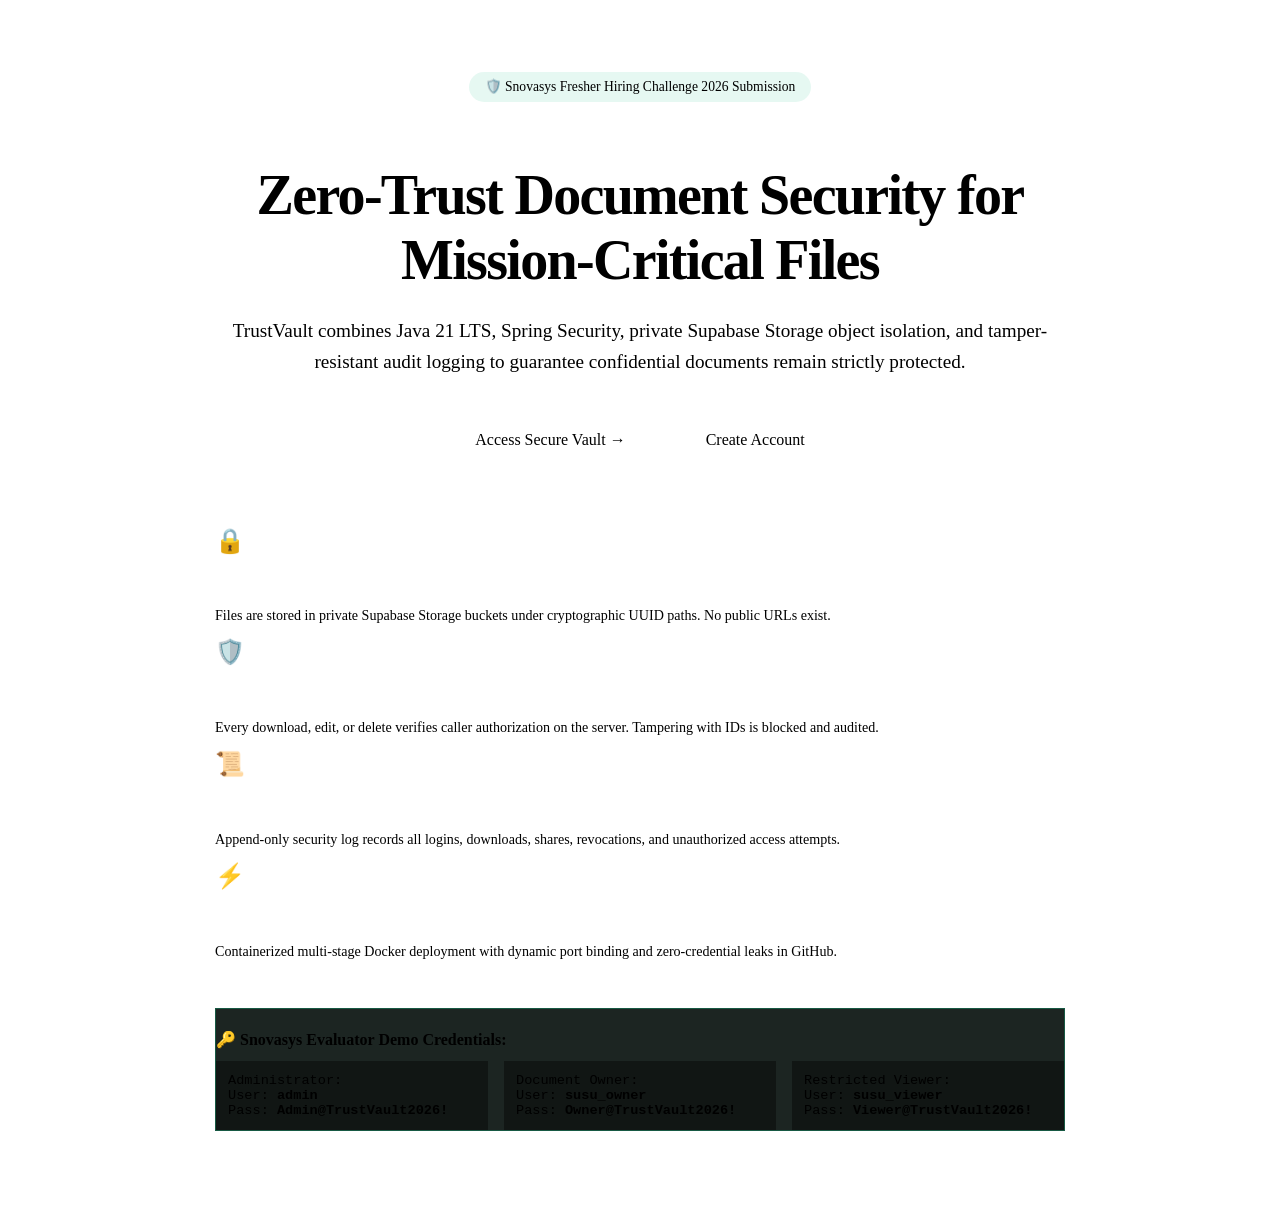
<file: src/main/resources/templates/index.html>
<!DOCTYPE html>
<html xmlns:th="http://www.thymeleaf.org" xmlns:sec="http://www.thymeleaf.org/extras/spring-security">
<head>
    <meta charset="UTF-8">
    <meta name="viewport" content="width=device-width, initial-scale=1.0">
    <title>TrustVault — Secure Document Management</title>
    <link rel="stylesheet" th:href="@{/css/style.css}">
</head>
<body>
<div th:replace="~{fragments/navbar :: navbar('home')}"></div>

<main class="main-wrapper" style="display: flex; flex-direction: column; justify-content: center; align-items: center; text-align: center; padding: 4rem 1.5rem;">
    <div style="max-width: 850px;">
        <div style="display: inline-flex; align-items: center; gap: 0.5rem; background: rgba(16, 185, 129, 0.1); border: 1px solid var(--border-color); padding: 0.4rem 1rem; border-radius: 9999px; font-size: 0.85rem; color: var(--emerald-light); margin-bottom: 1.5rem;">
            <span>🛡️ Snovasys Fresher Hiring Challenge 2026 Submission</span>
        </div>

        <h1 style="font-size: 3.5rem; font-weight: 800; line-height: 1.15; letter-spacing: -0.03em; margin-bottom: 1.5rem;">
            Zero-Trust Document Security for <span style="color: var(--emerald-light);">Mission-Critical</span> Files
        </h1>

        <p style="font-size: 1.2rem; color: var(--text-secondary); margin-bottom: 2.5rem; line-height: 1.6;">
            TrustVault combines Java 21 LTS, Spring Security, private Supabase Storage object isolation, and tamper-resistant audit logging to guarantee confidential documents remain strictly protected.
        </p>

        <div style="display: flex; gap: 1rem; justify-content: center; flex-wrap: wrap; margin-bottom: 4rem;">
            <a th:href="@{/login}" class="btn btn-primary" style="padding: 0.85rem 2rem; font-size: 1rem;">
                Access Secure Vault &rarr;
            </a>
            <a th:href="@{/register}" class="btn btn-secondary" style="padding: 0.85rem 2rem; font-size: 1rem;">
                Create Account
            </a>
        </div>

        <!-- Architecture Highlights -->
        <div class="metrics-grid" style="text-align: left; margin-bottom: 3rem;">
            <div class="card">
                <div style="font-size: 1.5rem; margin-bottom: 0.75rem;">🔒</div>
                <h3 style="font-size: 1.1rem; margin-bottom: 0.5rem; color: #fff;">Private Object Storage</h3>
                <p style="font-size: 0.88rem; color: var(--text-secondary);">
                    Files are stored in private Supabase Storage buckets under cryptographic UUID paths. No public URLs exist.
                </p>
            </div>

            <div class="card">
                <div style="font-size: 1.5rem; margin-bottom: 0.75rem;">🛡️</div>
                <h3 style="font-size: 1.1rem; margin-bottom: 0.5rem; color: #fff;">Strict IDOR Defense</h3>
                <p style="font-size: 0.88rem; color: var(--text-secondary);">
                    Every download, edit, or delete verifies caller authorization on the server. Tampering with IDs is blocked and audited.
                </p>
            </div>

            <div class="card">
                <div style="font-size: 1.5rem; margin-bottom: 0.75rem;">📜</div>
                <h3 style="font-size: 1.1rem; margin-bottom: 0.5rem; color: #fff;">Tamper-Resistant Audit</h3>
                <p style="font-size: 0.88rem; color: var(--text-secondary);">
                    Append-only security log records all logins, downloads, shares, revocations, and unauthorized access attempts.
                </p>
            </div>

            <div class="card">
                <div style="font-size: 1.5rem; margin-bottom: 0.75rem;">⚡</div>
                <h3 style="font-size: 1.1rem; margin-bottom: 0.5rem; color: #fff;">Java 21 & Render Ready</h3>
                <p style="font-size: 0.88rem; color: var(--text-secondary);">
                    Containerized multi-stage Docker deployment with dynamic port binding and zero-credential leaks in GitHub.
                </p>
            </div>
        </div>

        <!-- Evaluation Test Credentials Box -->
        <div class="card" style="background: rgba(16, 26, 23, 0.95); border: 1px solid rgba(16, 185, 129, 0.35); text-align: left;">
            <h4 style="color: var(--emerald-light); margin-bottom: 0.75rem; font-size: 1rem;">
                🔑 Snovasys Evaluator Demo Credentials:
            </h4>
            <div style="display: grid; grid-template-columns: repeat(auto-fit, minmax(220px, 1fr)); gap: 1rem; font-family: 'JetBrains Mono', monospace; font-size: 0.85rem;">
                <div style="background: rgba(0,0,0,0.4); padding: 0.75rem; border-radius: var(--radius-sm);">
                    <div style="color: var(--text-secondary);">Administrator:</div>
                    <div>User: <strong>admin</strong></div>
                    <div>Pass: <strong>Admin@TrustVault2026!</strong></div>
                </div>
                <div style="background: rgba(0,0,0,0.4); padding: 0.75rem; border-radius: var(--radius-sm);">
                    <div style="color: var(--text-secondary);">Document Owner:</div>
                    <div>User: <strong>susu_owner</strong></div>
                    <div>Pass: <strong>Owner@TrustVault2026!</strong></div>
                </div>
                <div style="background: rgba(0,0,0,0.4); padding: 0.75rem; border-radius: var(--radius-sm);">
                    <div style="color: var(--text-secondary);">Restricted Viewer:</div>
                    <div>User: <strong>susu_viewer</strong></div>
                    <div>Pass: <strong>Viewer@TrustVault2026!</strong></div>
                </div>
            </div>
        </div>
    </div>
</main>

<div th:replace="~{fragments/navbar :: footer}"></div>
</body>
</html>
</file>
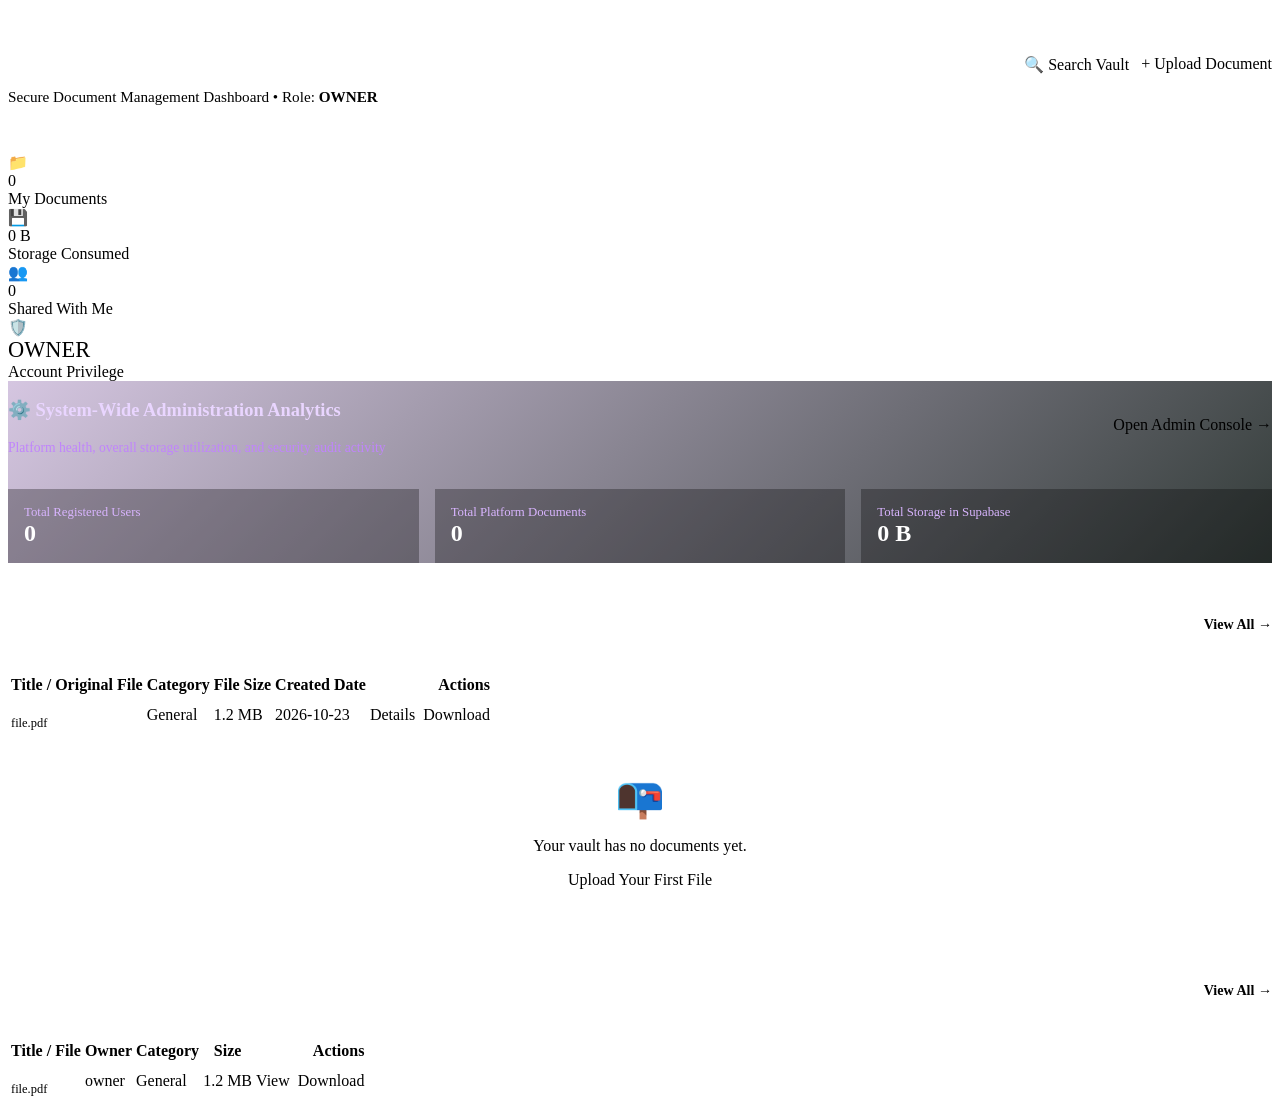
<file: src/main/resources/templates/dashboard.html>
<!DOCTYPE html>
<html xmlns:th="http://www.thymeleaf.org" xmlns:sec="http://www.thymeleaf.org/extras/spring-security">
<head>
    <meta charset="UTF-8">
    <meta name="viewport" content="width=device-width, initial-scale=1.0">
    <title>Vault Dashboard — TrustVault</title>
    <link rel="stylesheet" th:href="@{/css/style.css}">
</head>
<body>
<div th:replace="~{fragments/navbar :: navbar('dashboard')}"></div>

<main class="main-wrapper">
    <div style="display: flex; justify-content: space-between; align-items: center; flex-wrap: wrap; gap: 1rem; margin-bottom: 2rem;">
        <div>
            <h1 style="font-size: 2rem; font-weight: 800; color: #fff;">
                Welcome back, <span th:text="${user.fullName != null ? user.fullName : user.username}" style="color: var(--emerald-light);">User</span>
            </h1>
            <p style="color: var(--text-secondary); font-size: 0.95rem; margin-top: 0.2rem;">
                Secure Document Management Dashboard &bull; Role: <strong th:text="${user.role}">OWNER</strong>
            </p>
        </div>

        <div style="display: flex; gap: 0.75rem;">
            <a th:href="@{/documents/search}" class="btn btn-secondary">
                🔍 Search Vault
            </a>
            <a sec:authorize="hasAnyRole('OWNER', 'ADMIN')" th:href="@{/documents/upload}" class="btn btn-primary">
                + Upload Document
            </a>
        </div>
    </div>

    <div th:if="${errorMessage}" class="alert alert-danger" th:text="${errorMessage}"></div>
    <div th:if="${successMessage}" class="alert alert-success" th:text="${successMessage}"></div>

    <!-- Metrics Cards -->
    <div class="metrics-grid">
        <div class="metric-card">
            <div class="metric-icon">📁</div>
            <div>
                <div class="metric-value" th:text="${ownedDocsCount}">0</div>
                <div class="metric-label">My Documents</div>
            </div>
        </div>

        <div class="metric-card">
            <div class="metric-icon">💾</div>
            <div>
                <div class="metric-value" th:text="${storageUsedFormatted}">0 B</div>
                <div class="metric-label">Storage Consumed</div>
            </div>
        </div>

        <div class="metric-card">
            <div class="metric-icon">👥</div>
            <div>
                <div class="metric-value" th:text="${sharedDocsCount}">0</div>
                <div class="metric-label">Shared With Me</div>
            </div>
        </div>

        <div class="metric-card">
            <div class="metric-icon">🛡️</div>
            <div>
                <div class="metric-value" style="font-size: 1.4rem;" th:text="${user.role}">OWNER</div>
                <div class="metric-label">Account Privilege</div>
            </div>
        </div>
    </div>

    <!-- Admin Platform Analytics Banner (Admin Only) -->
    <div sec:authorize="hasRole('ADMIN')" class="card" style="margin-bottom: 2rem; background: linear-gradient(135deg, rgba(88, 28, 135, 0.25), rgba(16, 26, 23, 0.85)); border-color: rgba(192, 132, 252, 0.3);">
        <div style="display: flex; justify-content: space-between; align-items: center; margin-bottom: 1.25rem;">
            <div>
                <h3 style="color: #e9d5ff; font-size: 1.15rem; font-weight: 700;">⚙️ System-Wide Administration Analytics</h3>
                <p style="color: #c084fc; font-size: 0.85rem;">Platform health, overall storage utilization, and security audit activity</p>
            </div>
            <a th:href="@{/admin}" class="btn btn-sm btn-secondary" style="border-color: rgba(192, 132, 252, 0.4);">
                Open Admin Console &rarr;
            </a>
        </div>
        <div style="display: grid; grid-template-columns: repeat(auto-fit, minmax(200px, 1fr)); gap: 1rem;">
            <div style="background: rgba(0,0,0,0.3); padding: 1rem; border-radius: var(--radius-md);">
                <div style="font-size: 0.8rem; color: #d8b4fe;">Total Registered Users</div>
                <div style="font-size: 1.5rem; font-weight: 700; color: #fff;" th:text="${totalUsersCount}">0</div>
            </div>
            <div style="background: rgba(0,0,0,0.3); padding: 1rem; border-radius: var(--radius-md);">
                <div style="font-size: 0.8rem; color: #d8b4fe;">Total Platform Documents</div>
                <div style="font-size: 1.5rem; font-weight: 700; color: #fff;" th:text="${totalSystemDocsCount}">0</div>
            </div>
            <div style="background: rgba(0,0,0,0.3); padding: 1rem; border-radius: var(--radius-md);">
                <div style="font-size: 0.8rem; color: #d8b4fe;">Total Storage in Supabase</div>
                <div style="font-size: 1.5rem; font-weight: 700; color: #fff;" th:text="${totalSystemStorageFormatted}">0 B</div>
            </div>
        </div>
    </div>

    <!-- Recent Documents Section -->
    <div class="card" style="margin-bottom: 2rem;">
        <div style="display: flex; justify-content: space-between; align-items: center; margin-bottom: 1.25rem;">
            <h3 style="font-size: 1.15rem; font-weight: 700; color: #fff;">Recent Personal Documents</h3>
            <a th:href="@{/documents}" style="color: var(--emerald-light); font-size: 0.88rem; text-decoration: none; font-weight: 600;">
                View All &rarr;
            </a>
        </div>

        <div class="table-responsive" th:if="${!recentDocuments.isEmpty()}">
            <table>
                <thead>
                    <tr>
                        <th>Title / Original File</th>
                        <th>Category</th>
                        <th>File Size</th>
                        <th>Created Date</th>
                        <th style="text-align: right;">Actions</th>
                    </tr>
                </thead>
                <tbody>
                    <tr th:each="doc : ${recentDocuments}">
                        <td>
                            <a th:href="@{'/documents/' + ${doc.id}}" style="color: #fff; font-weight: 600; text-decoration: none;">
                                <span th:text="${doc.title}">Doc Title</span>
                            </a>
                            <div style="font-size: 0.78rem; color: var(--text-muted);" th:text="${doc.originalFilename}">file.pdf</div>
                        </td>
                        <td>
                            <span class="badge badge-success" th:text="${doc.category}">General</span>
                        </td>
                        <td th:text="${doc.getFormattedSize()}">1.2 MB</td>
                        <td style="color: var(--text-secondary);" th:text="${#temporals.format(doc.createdAt, 'yyyy-MM-dd HH:mm')}">2026-10-23</td>
                        <td style="text-align: right;">
                            <div style="display: inline-flex; gap: 0.5rem;">
                                <a th:href="@{'/documents/' + ${doc.id}}" class="btn btn-secondary btn-sm">Details</a>
                                <a th:href="@{'/documents/' + ${doc.id} + '/download'}" class="btn btn-primary btn-sm">Download</a>
                            </div>
                        </td>
                    </tr>
                </tbody>
            </table>
        </div>

        <div th:if="${recentDocuments.isEmpty()}" style="text-align: center; padding: 2.5rem 1rem; color: var(--text-secondary);">
            <div style="font-size: 2.5rem; margin-bottom: 0.5rem;">📭</div>
            <p>Your vault has no documents yet.</p>
            <a sec:authorize="hasAnyRole('OWNER', 'ADMIN')" th:href="@{/documents/upload}" class="btn btn-primary btn-sm" style="margin-top: 1rem;">
                Upload Your First File
            </a>
        </div>
    </div>

    <!-- Shared Documents Section -->
    <div class="card" th:if="${!recentShared.isEmpty()}">
        <div style="display: flex; justify-content: space-between; align-items: center; margin-bottom: 1.25rem;">
            <h3 style="font-size: 1.15rem; font-weight: 700; color: #fff;">Documents Shared With You</h3>
            <a th:href="@{/documents/shared}" style="color: var(--emerald-light); font-size: 0.88rem; text-decoration: none; font-weight: 600;">
                View All &rarr;
            </a>
        </div>

        <div class="table-responsive">
            <table>
                <thead>
                    <tr>
                        <th>Title / File</th>
                        <th>Owner</th>
                        <th>Category</th>
                        <th>Size</th>
                        <th style="text-align: right;">Actions</th>
                    </tr>
                </thead>
                <tbody>
                    <tr th:each="doc : ${recentShared}">
                        <td>
                            <a th:href="@{'/documents/' + ${doc.id}}" style="color: #fff; font-weight: 600; text-decoration: none;">
                                <span th:text="${doc.title}">Doc Title</span>
                            </a>
                            <div style="font-size: 0.78rem; color: var(--text-muted);" th:text="${doc.originalFilename}">file.pdf</div>
                        </td>
                        <td th:text="${doc.owner.username}">owner</td>
                        <td>
                            <span class="badge badge-info" th:text="${doc.category}">General</span>
                        </td>
                        <td th:text="${doc.getFormattedSize()}">1.2 MB</td>
                        <td style="text-align: right;">
                            <div style="display: inline-flex; gap: 0.5rem;">
                                <a th:href="@{'/documents/' + ${doc.id}}" class="btn btn-secondary btn-sm">View</a>
                                <a th:href="@{'/documents/' + ${doc.id} + '/download'}" class="btn btn-primary btn-sm">Download</a>
                            </div>
                        </td>
                    </tr>
                </tbody>
            </table>
        </div>
    </div>
</main>

<div th:replace="~{fragments/navbar :: footer}"></div>
<script th:src="@{/js/main.js}"></script>
</body>
</html>
</file>
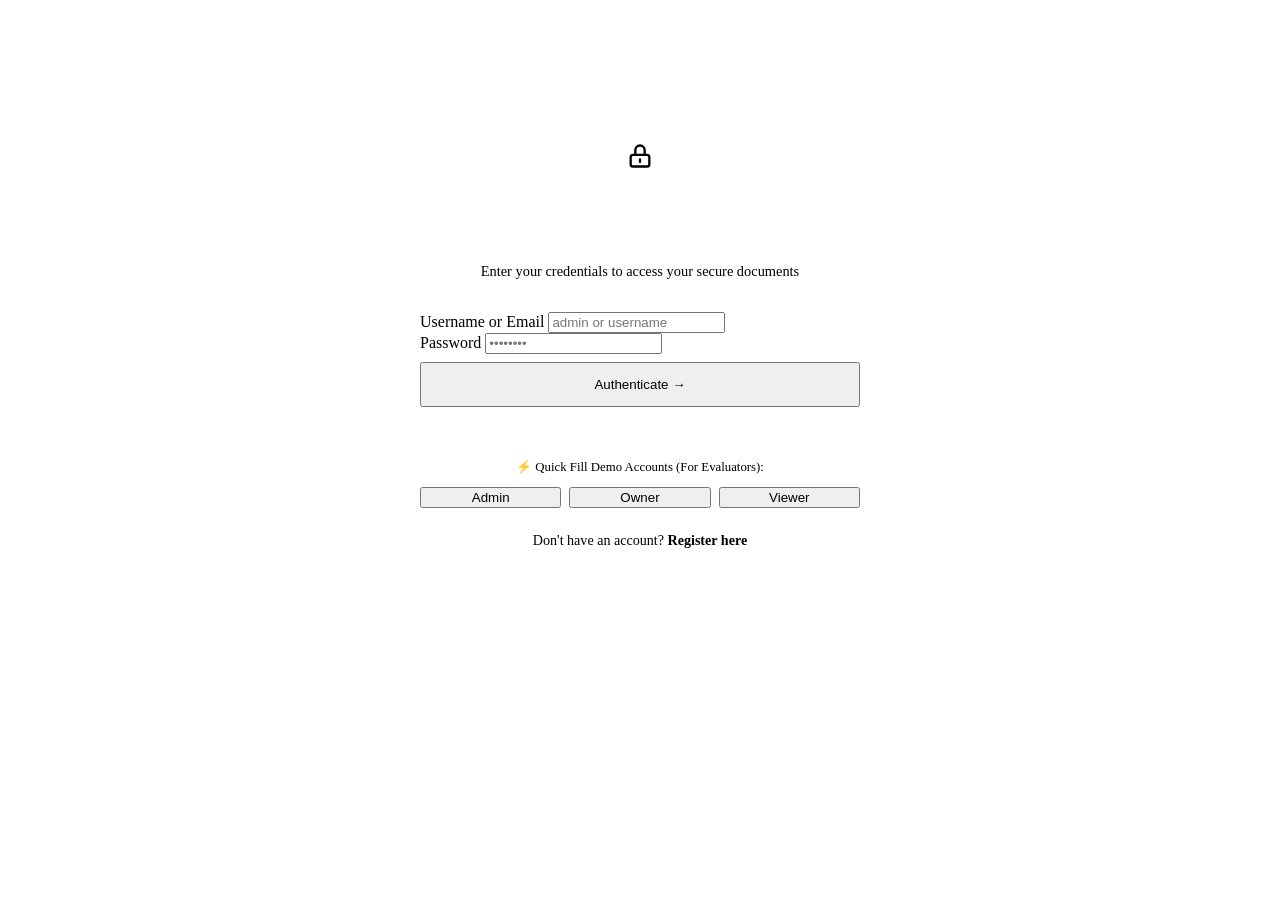
<file: src/main/resources/templates/login.html>
<!DOCTYPE html>
<html xmlns:th="http://www.thymeleaf.org">
<head>
    <meta charset="UTF-8">
    <meta name="viewport" content="width=device-width, initial-scale=1.0">
    <title>Sign In — TrustVault</title>
    <link rel="stylesheet" th:href="@{/css/style.css}">
</head>
<body>
<div th:replace="~{fragments/navbar :: navbar('login')}"></div>

<main class="main-wrapper" style="display: flex; justify-content: center; align-items: center; min-height: 75vh;">
    <div class="card" style="width: 100%; max-width: 440px;">
        <div style="text-align: center; margin-bottom: 2rem;">
            <div class="brand-icon" style="margin: 0 auto 1rem; width: 48px; height: 48px;">
                <svg fill="none" stroke="currentColor" viewBox="0 0 24 24" style="width: 28px; height: 28px;">
                    <path stroke-linecap="round" stroke-linejoin="round" stroke-width="2" d="M12 15v2m-6 4h12a2 2 0 002-2v-6a2 2 0 00-2-2H6a2 2 0 00-2 2v6a2 2 0 002 2zm10-10V7a4 4 0 00-8 0v4h8z"></path>
                </svg>
            </div>
            <h2 style="font-size: 1.6rem; font-weight: 700; color: #fff;">Sign in to TrustVault</h2>
            <p style="color: var(--text-secondary); font-size: 0.9rem; margin-top: 0.25rem;">
                Enter your credentials to access your secure documents
            </p>
        </div>

        <div th:if="${errorMessage}" class="alert alert-danger" th:text="${errorMessage}"></div>
        <div th:if="${successMessage}" class="alert alert-success" th:text="${successMessage}"></div>

        <form th:action="@{/login}" method="post">
            <div class="form-group">
                <label for="username">Username or Email</label>
                <input type="text" id="username" name="username" required placeholder="admin or username" autocomplete="username">
            </div>

            <div class="form-group">
                <label for="password">Password</label>
                <input type="password" id="password" name="password" required placeholder="••••••••" autocomplete="current-password">
            </div>

            <button type="submit" class="btn btn-primary" style="width: 100%; margin-top: 0.5rem; padding: 0.8rem;">
                Authenticate &rarr;
            </button>
        </form>

        <!-- Evaluator One-Click Fill -->
        <div style="margin-top: 1.75rem; padding-top: 1.5rem; border-top: 1px solid var(--border-color);">
            <div style="font-size: 0.8rem; color: var(--text-secondary); margin-bottom: 0.75rem; text-align: center;">
                ⚡ Quick Fill Demo Accounts (For Evaluators):
            </div>
            <div style="display: grid; grid-template-columns: repeat(3, 1fr); gap: 0.5rem;">
                <button type="button" class="btn btn-secondary btn-sm" onclick="fillLogin('admin', 'Admin@TrustVault2026!')">
                    Admin
                </button>
                <button type="button" class="btn btn-secondary btn-sm" onclick="fillLogin('susu_owner', 'Owner@TrustVault2026!')">
                    Owner
                </button>
                <button type="button" class="btn btn-secondary btn-sm" onclick="fillLogin('susu_viewer', 'Viewer@TrustVault2026!')">
                    Viewer
                </button>
            </div>
        </div>

        <div style="text-align: center; margin-top: 1.5rem; font-size: 0.88rem; color: var(--text-secondary);">
            Don't have an account? <a th:href="@{/register}" style="color: var(--emerald-light); font-weight: 600; text-decoration: none;">Register here</a>
        </div>
    </div>
</main>

<div th:replace="~{fragments/navbar :: footer}"></div>

<script>
function fillLogin(user, pass) {
    document.getElementById('username').value = user;
    document.getElementById('password').value = pass;
}
</script>
<script th:src="@{/js/main.js}"></script>
</body>
</html>
</file>
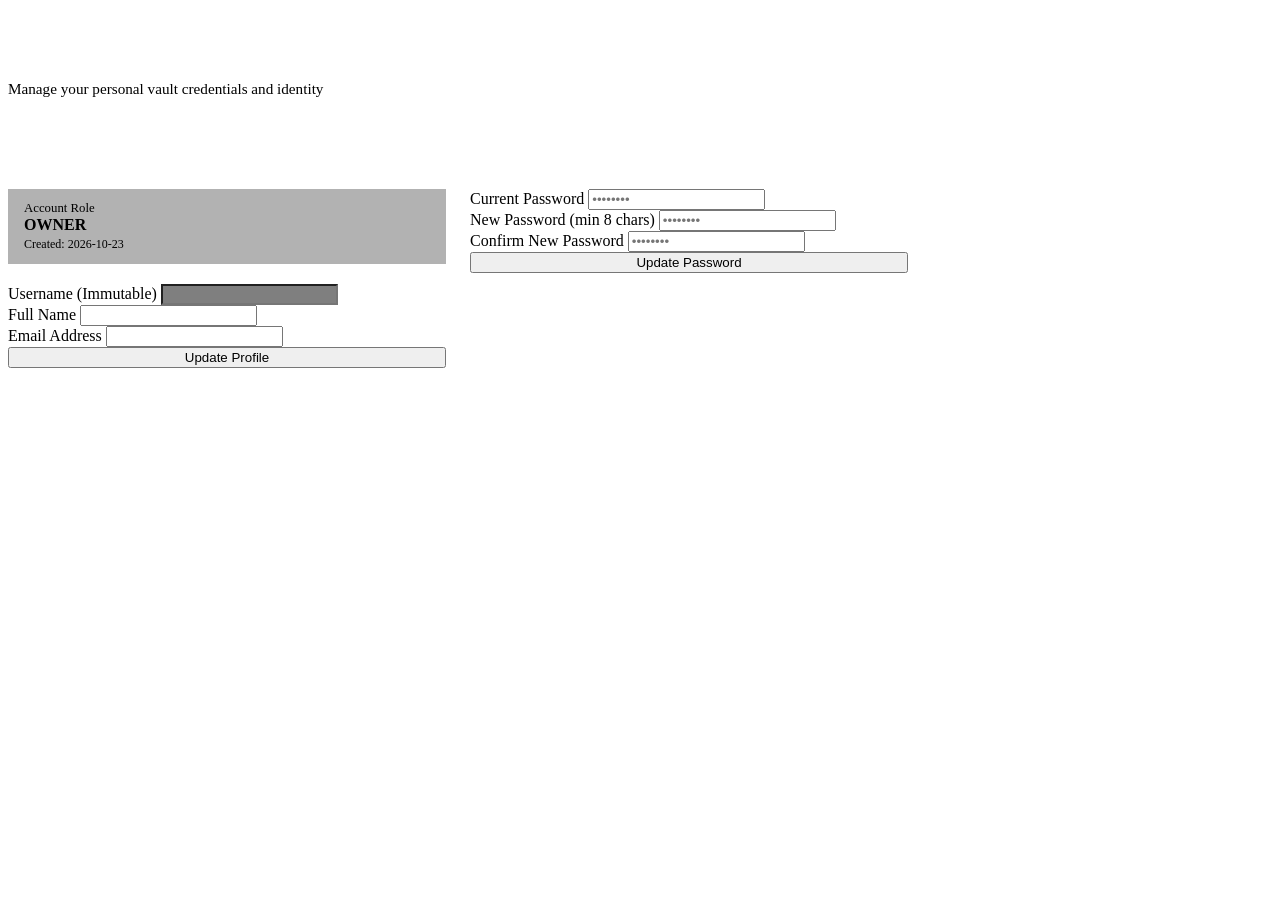
<file: src/main/resources/templates/profile.html>
<!DOCTYPE html>
<html xmlns:th="http://www.thymeleaf.org">
<head>
    <meta charset="UTF-8">
    <meta name="viewport" content="width=device-width, initial-scale=1.0">
    <title>Account Profile — TrustVault</title>
    <link rel="stylesheet" th:href="@{/css/style.css}">
</head>
<body>
<div th:replace="~{fragments/navbar :: navbar('profile')}"></div>

<main class="main-wrapper" style="max-width: 900px;">
    <div style="margin-bottom: 2rem;">
        <h1 style="font-size: 2rem; font-weight: 800; color: #fff;">Account Profile & Security</h1>
        <p style="color: var(--text-secondary); font-size: 0.95rem;">
            Manage your personal vault credentials and identity
        </p>
    </div>

    <div th:if="${errorMessage}" class="alert alert-danger" th:text="${errorMessage}"></div>
    <div th:if="${successMessage}" class="alert alert-success" th:text="${successMessage}"></div>

    <div style="display: grid; grid-template-columns: 1fr 1fr; gap: 1.5rem;">
        <!-- Profile Info Card -->
        <div class="card">
            <h3 style="font-size: 1.15rem; font-weight: 700; color: #fff; margin-bottom: 1.25rem;">Personal Information</h3>

            <div style="margin-bottom: 1.25rem; background: rgba(0,0,0,0.3); padding: 0.75rem 1rem; border-radius: var(--radius-sm);">
                <div style="font-size: 0.8rem; color: var(--text-secondary);">Account Role</div>
                <div style="font-weight: 700; color: var(--emerald-light);" th:text="${user.role}">OWNER</div>
                <div style="font-size: 0.75rem; color: var(--text-muted); margin-top: 0.2rem;">
                    Created: <span th:text="${#temporals.format(user.createdAt, 'yyyy-MM-dd HH:mm')}">2026-10-23</span>
                </div>
            </div>

            <form th:action="@{/profile}" method="post">
                <div class="form-group">
                    <label for="usernameDisplay">Username (Immutable)</label>
                    <input type="text" id="usernameDisplay" th:value="${user.username}" readonly style="background: rgba(0,0,0,0.5); color: var(--text-muted);">
                </div>

                <div class="form-group">
                    <label for="fullName">Full Name</label>
                    <input type="text" id="fullName" name="fullName" th:value="${user.fullName}" required>
                </div>

                <div class="form-group">
                    <label for="email">Email Address</label>
                    <input type="email" id="email" name="email" th:value="${user.email}" required>
                </div>

                <button type="submit" class="btn btn-primary" style="width: 100%;">
                    Update Profile
                </button>
            </form>
        </div>

        <!-- Password Change Card -->
        <div class="card">
            <h3 style="font-size: 1.15rem; font-weight: 700; color: #fff; margin-bottom: 1.25rem;">Change Password</h3>

            <form th:action="@{/profile/password}" method="post">
                <div class="form-group">
                    <label for="currentPassword">Current Password</label>
                    <input type="password" id="currentPassword" name="currentPassword" required placeholder="••••••••">
                </div>

                <div class="form-group">
                    <label for="newPassword">New Password (min 8 chars)</label>
                    <input type="password" id="newPassword" name="newPassword" required minlength="8" placeholder="••••••••">
                </div>

                <div class="form-group">
                    <label for="confirmNewPassword">Confirm New Password</label>
                    <input type="password" id="confirmNewPassword" name="confirmNewPassword" required minlength="8" placeholder="••••••••">
                </div>

                <button type="submit" class="btn btn-secondary" style="width: 100%;">
                    Update Password
                </button>
            </form>
        </div>
    </div>
</main>

<div th:replace="~{fragments/navbar :: footer}"></div>
<script th:src="@{/js/main.js}"></script>
</body>
</html>
</file>
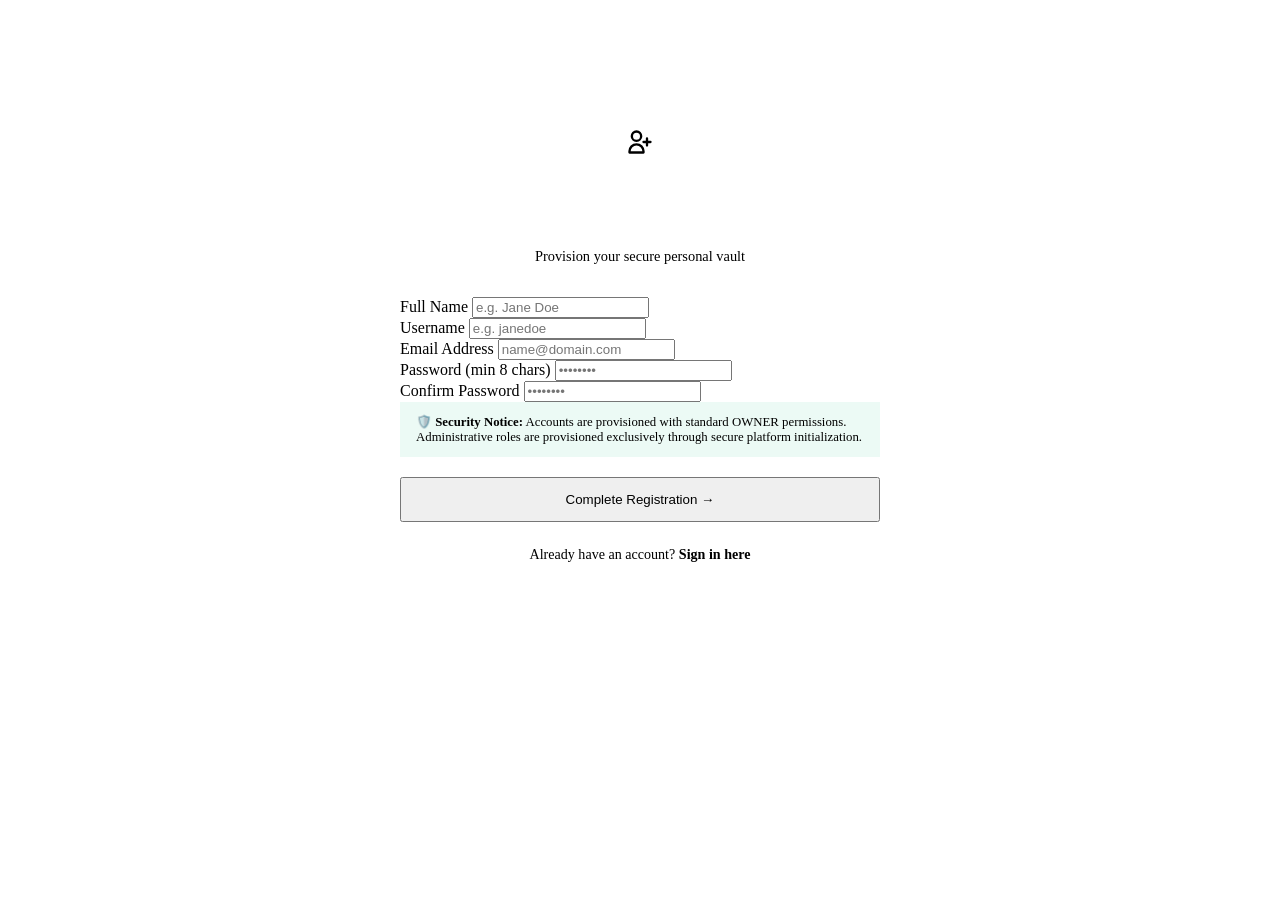
<file: src/main/resources/templates/register.html>
<!DOCTYPE html>
<html xmlns:th="http://www.thymeleaf.org">
<head>
    <meta charset="UTF-8">
    <meta name="viewport" content="width=device-width, initial-scale=1.0">
    <title>Create Account — TrustVault</title>
    <link rel="stylesheet" th:href="@{/css/style.css}">
</head>
<body>
<div th:replace="~{fragments/navbar :: navbar('register')}"></div>

<main class="main-wrapper" style="display: flex; justify-content: center; align-items: center; min-height: 75vh;">
    <div class="card" style="width: 100%; max-width: 480px;">
        <div style="text-align: center; margin-bottom: 2rem;">
            <div class="brand-icon" style="margin: 0 auto 1rem; width: 48px; height: 48px;">
                <svg fill="none" stroke="currentColor" viewBox="0 0 24 24" style="width: 28px; height: 28px;">
                    <path stroke-linecap="round" stroke-linejoin="round" stroke-width="2" d="M18 9v3m0 0v3m0-3h3m-3 0h-3m-2-5a4 4 0 11-8 0 4 4 0 018 0zM3 20a6 6 0 0112 0v1H3v-1z"></path>
                </svg>
            </div>
            <h2 style="font-size: 1.6rem; font-weight: 700; color: #fff;">Create TrustVault Account</h2>
            <p style="color: var(--text-secondary); font-size: 0.9rem; margin-top: 0.25rem;">
                Provision your secure personal vault
            </p>
        </div>

        <div th:if="${errorMessage}" class="alert alert-danger" th:text="${errorMessage}"></div>

        <form th:action="@{/register}" method="post">
            <div class="form-group">
                <label for="fullName">Full Name</label>
                <input type="text" id="fullName" name="fullName" required placeholder="e.g. Jane Doe">
            </div>

            <div class="form-group">
                <label for="username">Username</label>
                <input type="text" id="username" name="username" required placeholder="e.g. janedoe" minlength="3" maxlength="50">
            </div>

            <div class="form-group">
                <label for="email">Email Address</label>
                <input type="email" id="email" name="email" required placeholder="name@domain.com">
            </div>

            <div class="form-group">
                <label for="password">Password (min 8 chars)</label>
                <input type="password" id="password" name="password" required minlength="8" placeholder="••••••••">
            </div>

            <div class="form-group">
                <label for="confirmPassword">Confirm Password</label>
                <input type="password" id="confirmPassword" name="confirmPassword" required minlength="8" placeholder="••••••••">
            </div>

            <div style="background: rgba(16, 185, 129, 0.08); border: 1px solid var(--border-color); padding: 0.75rem 1rem; border-radius: var(--radius-sm); font-size: 0.8rem; color: var(--text-secondary); margin-bottom: 1.25rem;">
                🛡️ <strong>Security Notice:</strong> Accounts are provisioned with standard OWNER permissions. Administrative roles are provisioned exclusively through secure platform initialization.
            </div>

            <button type="submit" class="btn btn-primary" style="width: 100%; padding: 0.8rem;">
                Complete Registration &rarr;
            </button>
        </form>

        <div style="text-align: center; margin-top: 1.5rem; font-size: 0.88rem; color: var(--text-secondary);">
            Already have an account? <a th:href="@{/login}" style="color: var(--emerald-light); font-weight: 600; text-decoration: none;">Sign in here</a>
        </div>
    </div>
</main>

<div th:replace="~{fragments/navbar :: footer}"></div>
<script th:src="@{/js/main.js}"></script>
</body>
</html>
</file>
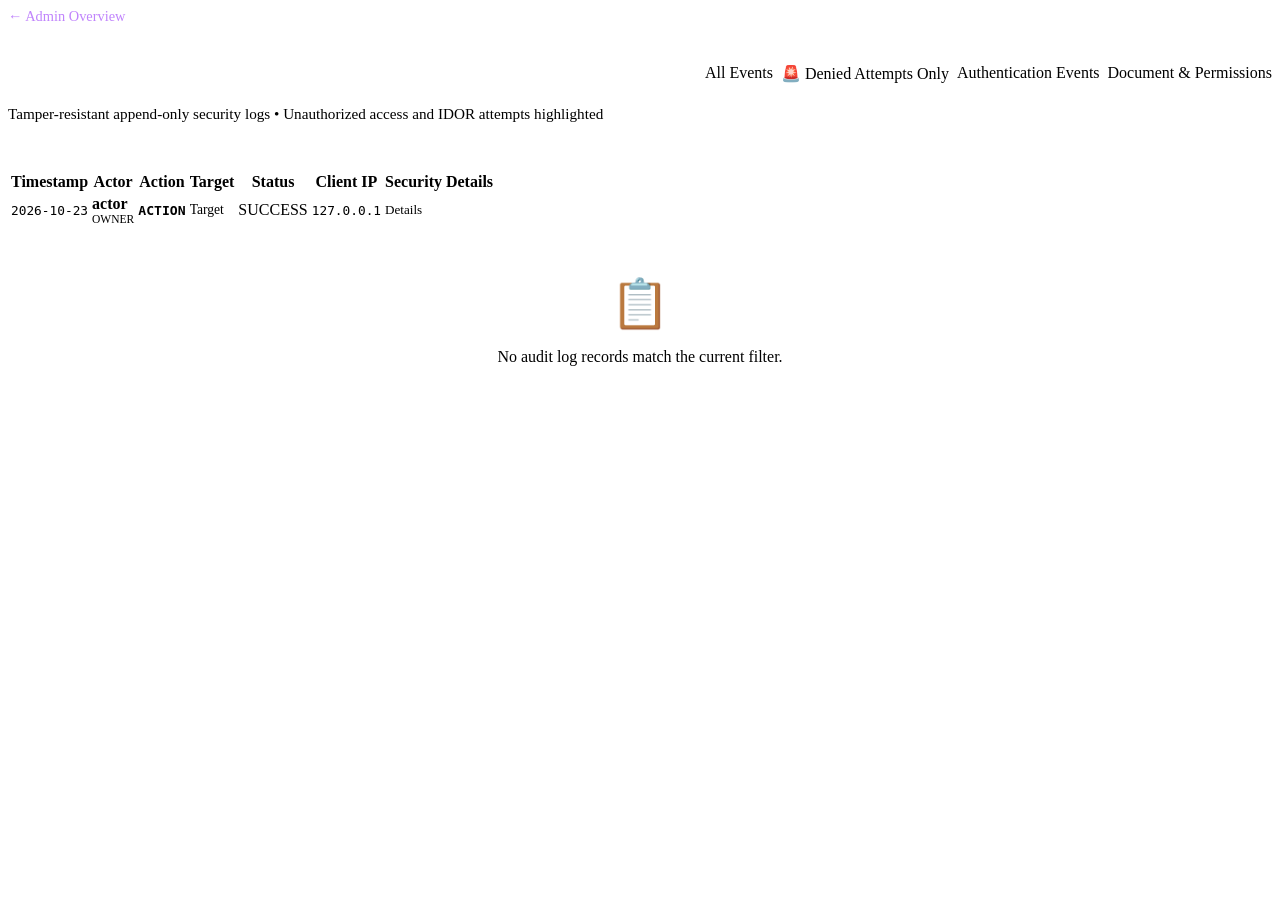
<file: src/main/resources/templates/admin/audit-logs.html>
<!DOCTYPE html>
<html xmlns:th="http://www.thymeleaf.org">
<head>
    <meta charset="UTF-8">
    <meta name="viewport" content="width=device-width, initial-scale=1.0">
    <title>Security Audit Trail — TrustVault Admin</title>
    <link rel="stylesheet" th:href="@{/css/style.css}">
</head>
<body>
<div th:replace="~{fragments/navbar :: navbar('admin-audit')}"></div>

<main class="main-wrapper">
    <div style="display: flex; justify-content: space-between; align-items: center; flex-wrap: wrap; gap: 1rem; margin-bottom: 2rem;">
        <div>
            <div style="display: flex; align-items: center; gap: 0.5rem; margin-bottom: 0.25rem;">
                <a th:href="@{/admin}" style="color: #c084fc; text-decoration: none; font-size: 0.9rem;">&larr; Admin Overview</a>
            </div>
            <h1 style="font-size: 2rem; font-weight: 800; color: #fff;">Forensic Security Audit Trail</h1>
            <p style="color: var(--text-secondary); font-size: 0.95rem;">
                Tamper-resistant append-only security logs &bull; Unauthorized access and IDOR attempts highlighted
            </p>
        </div>

        <!-- Filter Buttons -->
        <div style="display: flex; gap: 0.5rem; flex-wrap: wrap;">
            <a th:href="@{/admin/audit-logs}" class="btn btn-sm" th:classappend="${currentFilter == 'all'} ? 'btn-primary' : 'btn-secondary'">
                All Events
            </a>
            <a th:href="@{/admin/audit-logs(filter='denied')}" class="btn btn-sm" th:classappend="${currentFilter == 'denied'} ? 'btn-danger' : 'btn-secondary'">
                🚨 Denied Attempts Only
            </a>
            <a th:href="@{/admin/audit-logs(filter='auth')}" class="btn btn-sm" th:classappend="${currentFilter == 'auth'} ? 'btn-primary' : 'btn-secondary'">
                Authentication Events
            </a>
            <a th:href="@{/admin/audit-logs(filter='docs')}" class="btn btn-sm" th:classappend="${currentFilter == 'docs'} ? 'btn-primary' : 'btn-secondary'">
                Document & Permissions
            </a>
        </div>
    </div>

    <div class="card">
        <div class="table-responsive" th:if="${!logs.isEmpty()}">
            <table>
                <thead>
                    <tr>
                        <th>Timestamp</th>
                        <th>Actor</th>
                        <th>Action</th>
                        <th>Target</th>
                        <th>Status</th>
                        <th>Client IP</th>
                        <th>Security Details</th>
                    </tr>
                </thead>
                <tbody>
                    <tr th:each="log : ${logs}">
                        <td style="font-family: monospace; font-size: 0.8rem; color: var(--text-secondary);" th:text="${#temporals.format(log.timestamp, 'yyyy-MM-dd HH:mm:ss')}">2026-10-23</td>
                        <td>
                            <strong th:text="${log.actorUsername}">actor</strong>
                            <div th:if="${log.actorRole != null}" style="font-size: 0.72rem; color: var(--text-muted);" th:text="${log.actorRole}">OWNER</div>
                        </td>
                        <td>
                            <span style="font-family: monospace; font-size: 0.82rem; font-weight: 600;" th:text="${log.action}">ACTION</span>
                        </td>
                        <td style="font-size: 0.85rem;" th:text="${log.targetType != null ? log.targetType + (log.targetId != null ? ' #' + log.targetId : '') : '-'}">Target</td>
                        <td>
                            <span class="badge" 
                                  th:classappend="${log.status == 'SUCCESS'} ? 'badge-success' : (${log.status == 'DENIED'} ? 'badge-danger' : 'badge-warning')" 
                                  th:text="${log.status}">SUCCESS</span>
                        </td>
                        <td style="font-family: monospace; font-size: 0.8rem; color: var(--text-muted);" th:text="${log.ipAddress}">127.0.0.1</td>
                        <td style="font-size: 0.82rem; color: var(--text-secondary);" th:text="${log.details}">Details</td>
                    </tr>
                </tbody>
            </table>
        </div>

        <div th:if="${logs.isEmpty()}" style="text-align: center; padding: 3rem 1rem; color: var(--text-secondary);">
            <div style="font-size: 3rem; margin-bottom: 0.5rem;">📋</div>
            <p>No audit log records match the current filter.</p>
        </div>
    </div>
</main>

<div th:replace="~{fragments/navbar :: footer}"></div>
<script th:src="@{/js/main.js}"></script>
</body>
</html>
</file>
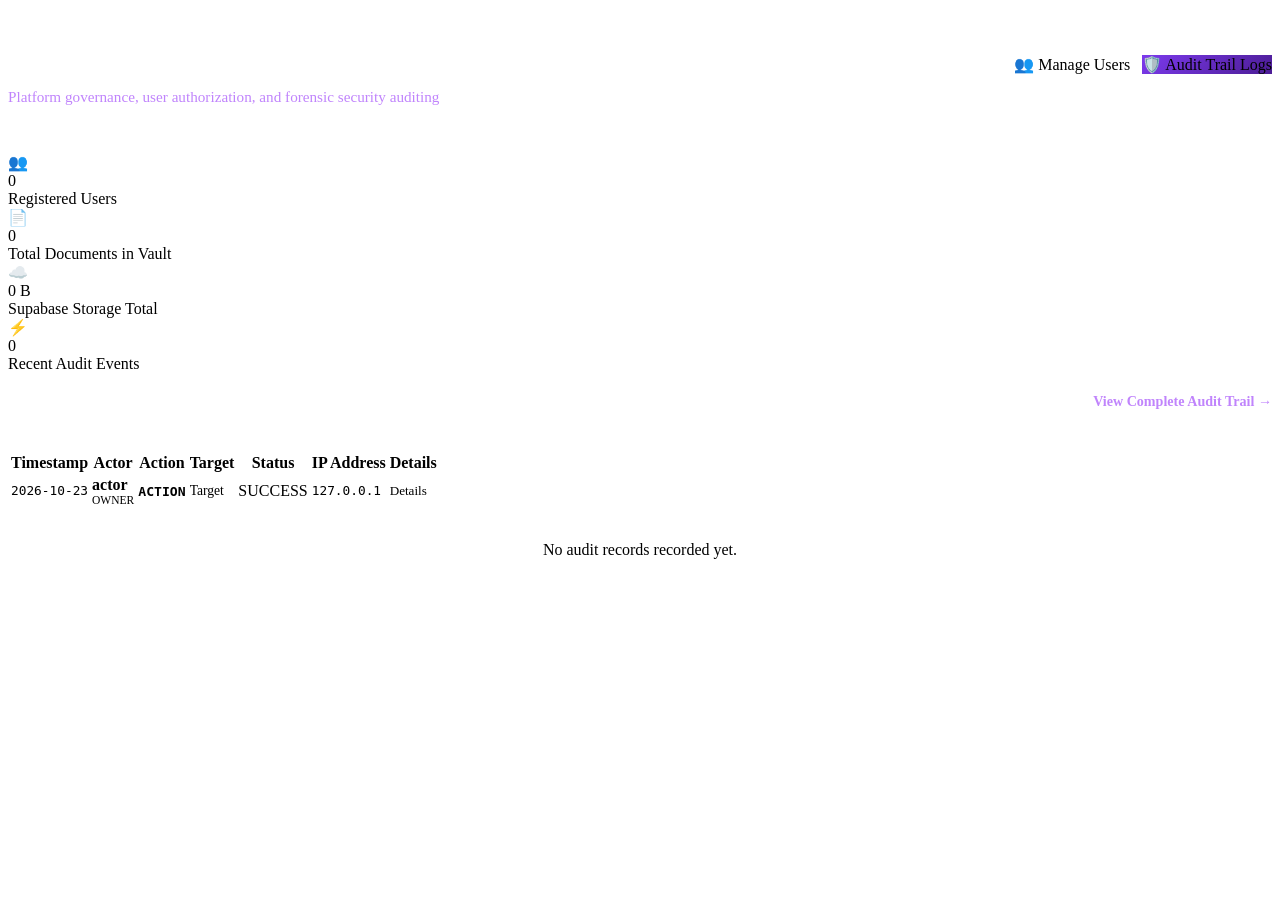
<file: src/main/resources/templates/admin/overview.html>
<!DOCTYPE html>
<html xmlns:th="http://www.thymeleaf.org">
<head>
    <meta charset="UTF-8">
    <meta name="viewport" content="width=device-width, initial-scale=1.0">
    <title>Admin Overview — TrustVault</title>
    <link rel="stylesheet" th:href="@{/css/style.css}">
</head>
<body>
<div th:replace="~{fragments/navbar :: navbar('admin-overview')}"></div>

<main class="main-wrapper">
    <div style="display: flex; justify-content: space-between; align-items: center; flex-wrap: wrap; gap: 1rem; margin-bottom: 2rem;">
        <div>
            <h1 style="font-size: 2rem; font-weight: 800; color: #fff;">System Administration Console</h1>
            <p style="color: #c084fc; font-size: 0.95rem;">
                Platform governance, user authorization, and forensic security auditing
            </p>
        </div>

        <div style="display: flex; gap: 0.75rem;">
            <a th:href="@{/admin/users}" class="btn btn-secondary">
                👥 Manage Users
            </a>
            <a th:href="@{/admin/audit-logs}" class="btn btn-primary" style="background: linear-gradient(135deg, #7c3aed, #4c1d95);">
                🛡️ Audit Trail Logs
            </a>
        </div>
    </div>

    <div th:if="${errorMessage}" class="alert alert-danger" th:text="${errorMessage}"></div>
    <div th:if="${successMessage}" class="alert alert-success" th:text="${successMessage}"></div>

    <!-- Admin Metrics -->
    <div class="metrics-grid">
        <div class="metric-card">
            <div class="metric-icon" style="color: #c084fc; border-color: rgba(192, 132, 252, 0.3);">👥</div>
            <div>
                <div class="metric-value" th:text="${totalUsers}">0</div>
                <div class="metric-label">Registered Users</div>
            </div>
        </div>

        <div class="metric-card">
            <div class="metric-icon" style="color: #c084fc; border-color: rgba(192, 132, 252, 0.3);">📄</div>
            <div>
                <div class="metric-value" th:text="${totalDocs}">0</div>
                <div class="metric-label">Total Documents in Vault</div>
            </div>
        </div>

        <div class="metric-card">
            <div class="metric-icon" style="color: #c084fc; border-color: rgba(192, 132, 252, 0.3);">☁️</div>
            <div>
                <div class="metric-value" th:text="${totalStorageFormatted}">0 B</div>
                <div class="metric-label">Supabase Storage Total</div>
            </div>
        </div>

        <div class="metric-card">
            <div class="metric-icon" style="color: #c084fc; border-color: rgba(192, 132, 252, 0.3);">⚡</div>
            <div>
                <div class="metric-value" th:text="${recentLogs.size()}">0</div>
                <div class="metric-label">Recent Audit Events</div>
            </div>
        </div>
    </div>

    <!-- Recent Security Audit Events -->
    <div class="card">
        <div style="display: flex; justify-content: space-between; align-items: center; margin-bottom: 1.25rem;">
            <h3 style="font-size: 1.15rem; font-weight: 700; color: #fff;">Recent Security Audit Log Activity</h3>
            <a th:href="@{/admin/audit-logs}" style="color: #c084fc; font-size: 0.88rem; text-decoration: none; font-weight: 600;">
                View Complete Audit Trail &rarr;
            </a>
        </div>

        <div class="table-responsive" th:if="${!recentLogs.isEmpty()}">
            <table>
                <thead>
                    <tr>
                        <th>Timestamp</th>
                        <th>Actor</th>
                        <th>Action</th>
                        <th>Target</th>
                        <th>Status</th>
                        <th>IP Address</th>
                        <th>Details</th>
                    </tr>
                </thead>
                <tbody>
                    <tr th:each="log : ${recentLogs}">
                        <td style="font-family: monospace; font-size: 0.8rem; color: var(--text-secondary);" th:text="${#temporals.format(log.timestamp, 'yyyy-MM-dd HH:mm:ss')}">2026-10-23</td>
                        <td>
                            <strong th:text="${log.actorUsername}">actor</strong>
                            <div th:if="${log.actorRole != null}" style="font-size: 0.72rem; color: var(--text-muted);" th:text="${log.actorRole}">OWNER</div>
                        </td>
                        <td>
                            <span style="font-family: monospace; font-size: 0.82rem; font-weight: 600;" th:text="${log.action}">ACTION</span>
                        </td>
                        <td style="font-size: 0.85rem;" th:text="${log.targetType != null ? log.targetType + ' #' + log.targetId : '-'}">Target</td>
                        <td>
                            <span class="badge" 
                                  th:classappend="${log.status == 'SUCCESS'} ? 'badge-success' : (${log.status == 'DENIED'} ? 'badge-danger' : 'badge-warning')" 
                                  th:text="${log.status}">SUCCESS</span>
                        </td>
                        <td style="font-family: monospace; font-size: 0.8rem; color: var(--text-muted);" th:text="${log.ipAddress}">127.0.0.1</td>
                        <td style="font-size: 0.82rem; color: var(--text-secondary);" th:text="${log.details}">Details</td>
                    </tr>
                </tbody>
            </table>
        </div>

        <div th:if="${recentLogs.isEmpty()}" style="text-align: center; padding: 2rem; color: var(--text-secondary);">
            No audit records recorded yet.
        </div>
    </div>
</main>

<div th:replace="~{fragments/navbar :: footer}"></div>
<script th:src="@{/js/main.js}"></script>
</body>
</html>
</file>
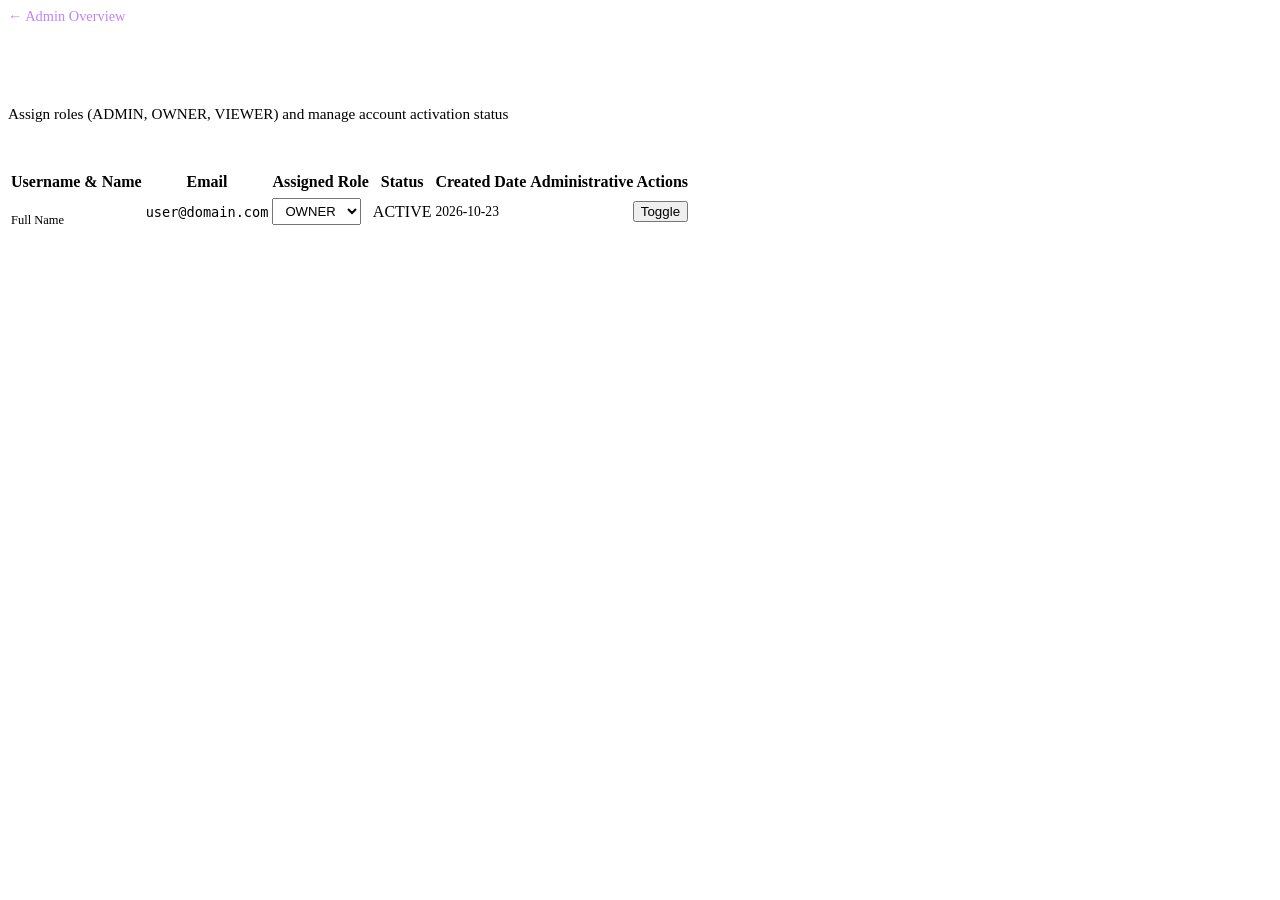
<file: src/main/resources/templates/admin/users.html>
<!DOCTYPE html>
<html xmlns:th="http://www.thymeleaf.org">
<head>
    <meta charset="UTF-8">
    <meta name="viewport" content="width=device-width, initial-scale=1.0">
    <title>User Management — TrustVault Admin</title>
    <link rel="stylesheet" th:href="@{/css/style.css}">
</head>
<body>
<div th:replace="~{fragments/navbar :: navbar('admin-users')}"></div>

<main class="main-wrapper">
    <div style="display: flex; justify-content: space-between; align-items: center; flex-wrap: wrap; gap: 1rem; margin-bottom: 2rem;">
        <div>
            <div style="display: flex; align-items: center; gap: 0.5rem; margin-bottom: 0.25rem;">
                <a th:href="@{/admin}" style="color: #c084fc; text-decoration: none; font-size: 0.9rem;">&larr; Admin Overview</a>
            </div>
            <h1 style="font-size: 2rem; font-weight: 800; color: #fff;">User & Role Management</h1>
            <p style="color: var(--text-secondary); font-size: 0.95rem;">
                Assign roles (ADMIN, OWNER, VIEWER) and manage account activation status
            </p>
        </div>
    </div>

    <div th:if="${errorMessage}" class="alert alert-danger" th:text="${errorMessage}"></div>
    <div th:if="${successMessage}" class="alert alert-success" th:text="${successMessage}"></div>

    <div class="card">
        <div class="table-responsive">
            <table>
                <thead>
                    <tr>
                        <th>Username & Name</th>
                        <th>Email</th>
                        <th>Assigned Role</th>
                        <th>Status</th>
                        <th>Created Date</th>
                        <th style="text-align: right;">Administrative Actions</th>
                    </tr>
                </thead>
                <tbody>
                    <tr th:each="u : ${users}">
                        <td>
                            <strong style="color: #fff;" th:text="${u.username}">username</strong>
                            <div style="font-size: 0.78rem; color: var(--text-muted);" th:text="${u.fullName}">Full Name</div>
                        </td>
                        <td style="font-family: monospace; font-size: 0.85rem;" th:text="${u.email}">user@domain.com</td>
                        <td>
                            <form th:action="@{'/admin/users/' + ${u.id} + '/role'}" method="post" style="display: inline-flex; gap: 0.35rem; align-items: center;">
                                <select name="role" style="padding: 0.25rem 0.5rem; font-size: 0.82rem; width: auto;" onchange="this.form.submit()">
                                    <option th:each="r : ${roles}" th:value="${r}" th:text="${r}" th:selected="${u.role == r}">OWNER</option>
                                </select>
                            </form>
                        </td>
                        <td>
                            <span class="badge" th:classappend="${u.enabled} ? 'badge-success' : 'badge-danger'" th:text="${u.enabled ? 'ACTIVE' : 'DISABLED'}">ACTIVE</span>
                        </td>
                        <td style="color: var(--text-secondary); font-size: 0.85rem;" th:text="${#temporals.format(u.createdAt, 'yyyy-MM-dd')}">2026-10-23</td>
                        <td style="text-align: right;">
                            <form th:action="@{'/admin/users/' + ${u.id} + '/status'}" method="post" style="display: inline;">
                                <button type="submit" class="btn btn-sm" th:classappend="${u.enabled} ? 'btn-danger' : 'btn-primary'" 
                                        th:text="${u.enabled ? 'Deactivate' : 'Activate'}"
                                        onclick="return confirm('Change activation status for this user?');">
                                    Toggle
                                </button>
                            </form>
                        </td>
                    </tr>
                </tbody>
            </table>
        </div>
    </div>
</main>

<div th:replace="~{fragments/navbar :: footer}"></div>
<script th:src="@{/js/main.js}"></script>
</body>
</html>
</file>
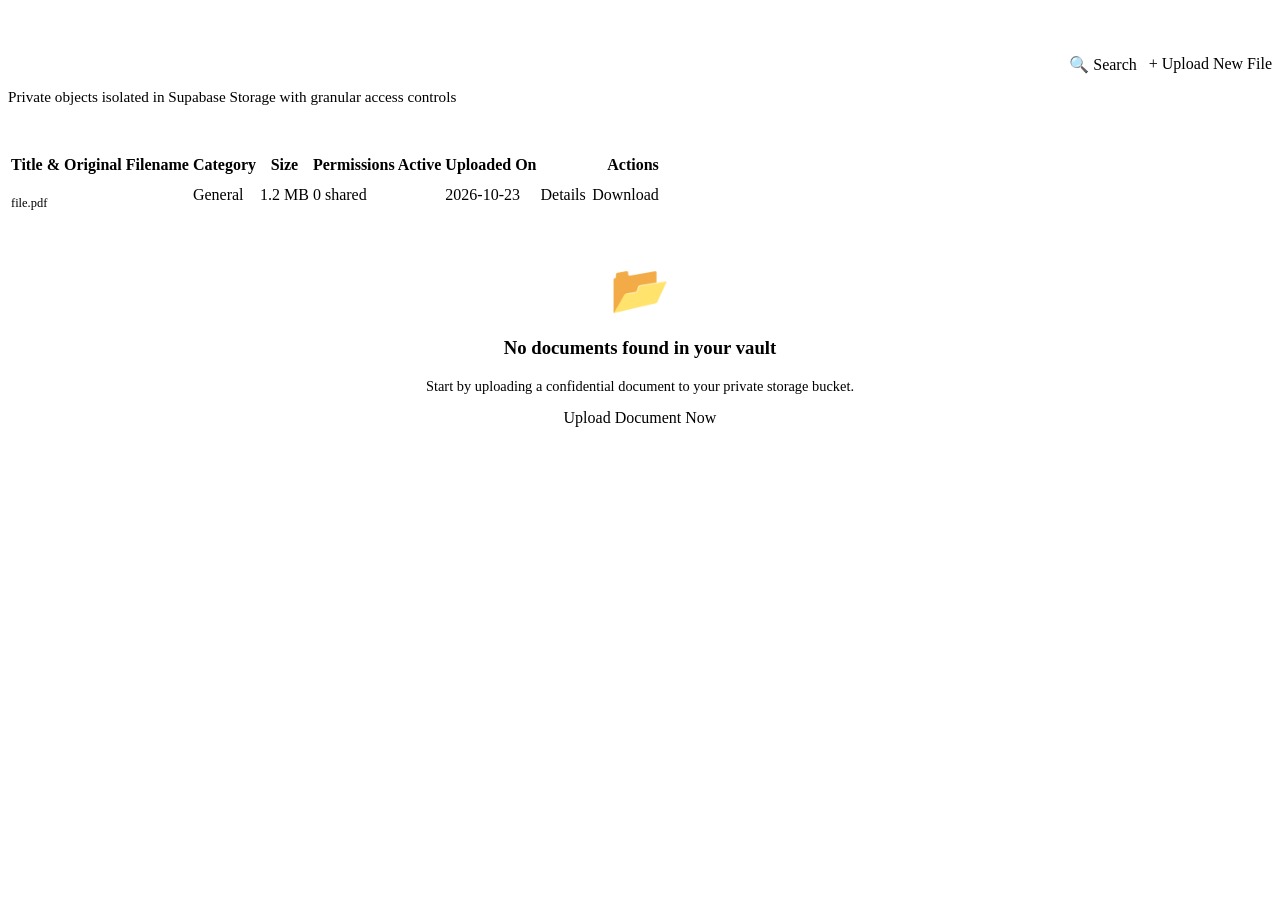
<file: src/main/resources/templates/documents/list.html>
<!DOCTYPE html>
<html xmlns:th="http://www.thymeleaf.org" xmlns:sec="http://www.thymeleaf.org/extras/spring-security">
<head>
    <meta charset="UTF-8">
    <meta name="viewport" content="width=device-width, initial-scale=1.0">
    <title>My Documents — TrustVault</title>
    <link rel="stylesheet" th:href="@{/css/style.css}">
</head>
<body>
<div th:replace="~{fragments/navbar :: navbar('my-documents')}"></div>

<main class="main-wrapper">
    <div style="display: flex; justify-content: space-between; align-items: center; flex-wrap: wrap; gap: 1rem; margin-bottom: 2rem;">
        <div>
            <h1 style="font-size: 2rem; font-weight: 800; color: #fff;">My Secure Documents</h1>
            <p style="color: var(--text-secondary); font-size: 0.95rem;">
                Private objects isolated in Supabase Storage with granular access controls
            </p>
        </div>

        <div style="display: flex; gap: 0.75rem;">
            <a th:href="@{/documents/search}" class="btn btn-secondary">🔍 Search</a>
            <a sec:authorize="hasAnyRole('OWNER', 'ADMIN')" th:href="@{/documents/upload}" class="btn btn-primary">+ Upload New File</a>
        </div>
    </div>

    <div th:if="${errorMessage}" class="alert alert-danger" th:text="${errorMessage}"></div>
    <div th:if="${successMessage}" class="alert alert-success" th:text="${successMessage}"></div>

    <div class="card">
        <div class="table-responsive" th:if="${!documents.isEmpty()}">
            <table>
                <thead>
                    <tr>
                        <th>Title & Original Filename</th>
                        <th>Category</th>
                        <th>Size</th>
                        <th>Permissions Active</th>
                        <th>Uploaded On</th>
                        <th style="text-align: right;">Actions</th>
                    </tr>
                </thead>
                <tbody>
                    <tr th:each="doc : ${documents}">
                        <td>
                            <a th:href="@{'/documents/' + ${doc.id}}" style="color: #fff; font-weight: 600; text-decoration: none;">
                                <span th:text="${doc.title}">Document Title</span>
                            </a>
                            <div style="font-size: 0.78rem; color: var(--text-muted);" th:text="${doc.originalFilename}">file.pdf</div>
                        </td>
                        <td>
                            <span class="badge badge-success" th:text="${doc.category}">General</span>
                        </td>
                        <td th:text="${doc.getFormattedSize()}">1.2 MB</td>
                        <td>
                            <span class="badge badge-info" th:text="${doc.permissions.size()} + ' shared'">0 shared</span>
                        </td>
                        <td style="color: var(--text-secondary);" th:text="${#temporals.format(doc.createdAt, 'yyyy-MM-dd HH:mm')}">2026-10-23</td>
                        <td style="text-align: right;">
                            <div style="display: inline-flex; gap: 0.4rem;">
                                <a th:href="@{'/documents/' + ${doc.id}}" class="btn btn-secondary btn-sm" title="View Details and Permissions">
                                    Details
                                </a>
                                <a th:href="@{'/documents/' + ${doc.id} + '/download'}" class="btn btn-primary btn-sm" title="Stream Download File">
                                    Download
                                </a>
                            </div>
                        </td>
                    </tr>
                </tbody>
            </table>
        </div>

        <div th:if="${documents.isEmpty()}" style="text-align: center; padding: 3rem 1rem; color: var(--text-secondary);">
            <div style="font-size: 3rem; margin-bottom: 0.75rem;">📂</div>
            <h3>No documents found in your vault</h3>
            <p style="margin-top: 0.5rem; font-size: 0.9rem;">Start by uploading a confidential document to your private storage bucket.</p>
            <a sec:authorize="hasAnyRole('OWNER', 'ADMIN')" th:href="@{/documents/upload}" class="btn btn-primary btn-sm" style="margin-top: 1.25rem;">
                Upload Document Now
            </a>
        </div>
    </div>
</main>

<div th:replace="~{fragments/navbar :: footer}"></div>
<script th:src="@{/js/main.js}"></script>
</body>
</html>
</file>
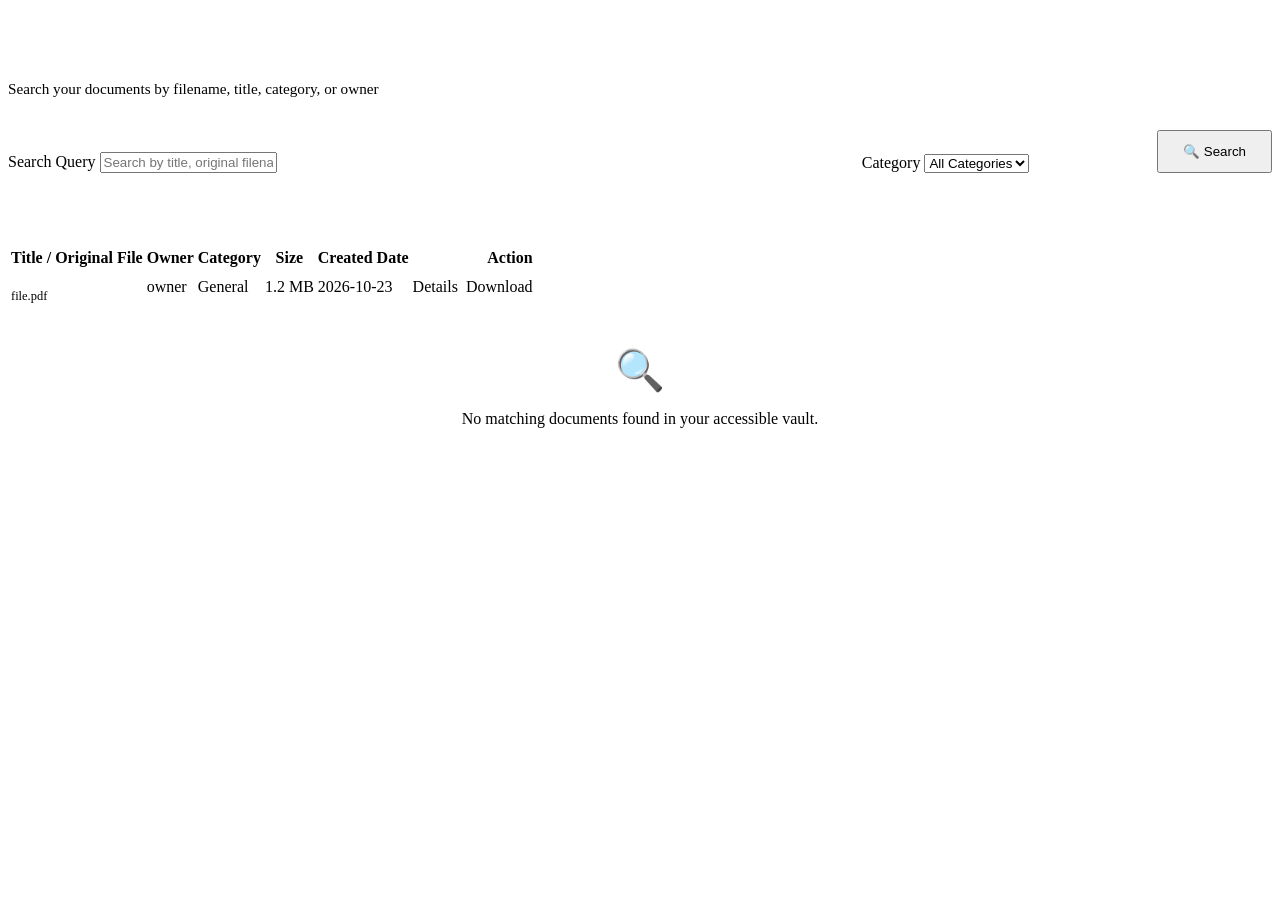
<file: src/main/resources/templates/documents/search.html>
<!DOCTYPE html>
<html xmlns:th="http://www.thymeleaf.org">
<head>
    <meta charset="UTF-8">
    <meta name="viewport" content="width=device-width, initial-scale=1.0">
    <title>Search Vault — TrustVault</title>
    <link rel="stylesheet" th:href="@{/css/style.css}">
</head>
<body>
<div th:replace="~{fragments/navbar :: navbar('search')}"></div>

<main class="main-wrapper">
    <div style="margin-bottom: 2rem;">
        <h1 style="font-size: 2rem; font-weight: 800; color: #fff;">Search Vault</h1>
        <p style="color: var(--text-secondary); font-size: 0.95rem;">
            Search your documents by filename, title, category, or owner
        </p>
    </div>

    <div class="card" style="margin-bottom: 2rem;">
        <form th:action="@{/documents/search}" method="get" style="display: flex; gap: 1rem; flex-wrap: wrap; align-items: flex-end;">
            <div style="flex: 3; min-width: 250px;">
                <label for="searchQuery">Search Query</label>
                <input type="text" id="searchQuery" name="q" th:value="${query}" placeholder="Search by title, original filename, or keyword...">
            </div>

            <div style="flex: 1; min-width: 180px;">
                <label for="categoryFilter">Category</label>
                <select id="categoryFilter" name="category">
                    <option value="" th:selected="${category == ''}">All Categories</option>
                    <option value="General" th:selected="${category == 'General'}">General</option>
                    <option value="Financial" th:selected="${category == 'Financial'}">Financial</option>
                    <option value="Legal" th:selected="${category == 'Legal'}">Legal</option>
                    <option value="Identification" th:selected="${category == 'Identification'}">Identification</option>
                    <option value="Medical" th:selected="${category == 'Medical'}">Medical</option>
                    <option value="Confidential" th:selected="${category == 'Confidential'}">Confidential</option>
                </select>
            </div>

            <div>
                <button type="submit" class="btn btn-primary" style="padding: 0.75rem 1.5rem;">
                    🔍 Search
                </button>
            </div>
        </form>
    </div>

    <!-- Results Section -->
    <div class="card">
        <h3 style="font-size: 1.15rem; font-weight: 700; color: #fff; margin-bottom: 1.25rem;">
            Search Results <span style="font-size: 0.9rem; color: var(--text-secondary); font-weight: 400;" th:text="'(' + ${documents.size()} + ' documents found)'">(0)</span>
        </h3>

        <div class="table-responsive" th:if="${!documents.isEmpty()}">
            <table>
                <thead>
                    <tr>
                        <th>Title / Original File</th>
                        <th>Owner</th>
                        <th>Category</th>
                        <th>Size</th>
                        <th>Created Date</th>
                        <th style="text-align: right;">Action</th>
                    </tr>
                </thead>
                <tbody>
                    <tr th:each="doc : ${documents}">
                        <td>
                            <a th:href="@{'/documents/' + ${doc.id}}" style="color: #fff; font-weight: 600; text-decoration: none;">
                                <span th:text="${doc.title}">Title</span>
                            </a>
                            <div style="font-size: 0.78rem; color: var(--text-muted);" th:text="${doc.originalFilename}">file.pdf</div>
                        </td>
                        <td th:text="${doc.owner.username}">owner</td>
                        <td>
                            <span class="badge badge-success" th:text="${doc.category}">General</span>
                        </td>
                        <td th:text="${doc.getFormattedSize()}">1.2 MB</td>
                        <td style="color: var(--text-secondary);" th:text="${#temporals.format(doc.createdAt, 'yyyy-MM-dd')}">2026-10-23</td>
                        <td style="text-align: right;">
                            <div style="display: inline-flex; gap: 0.5rem;">
                                <a th:href="@{'/documents/' + ${doc.id}}" class="btn btn-secondary btn-sm">Details</a>
                                <a th:href="@{'/documents/' + ${doc.id} + '/download'}" class="btn btn-primary btn-sm">Download</a>
                            </div>
                        </td>
                    </tr>
                </tbody>
            </table>
        </div>

        <div th:if="${documents.isEmpty()}" style="text-align: center; padding: 2.5rem 1rem; color: var(--text-secondary);">
            <div style="font-size: 2.5rem; margin-bottom: 0.5rem;">🔍</div>
            <p>No matching documents found in your accessible vault.</p>
        </div>
    </div>
</main>

<div th:replace="~{fragments/navbar :: footer}"></div>
<script th:src="@{/js/main.js}"></script>
</body>
</html>
</file>
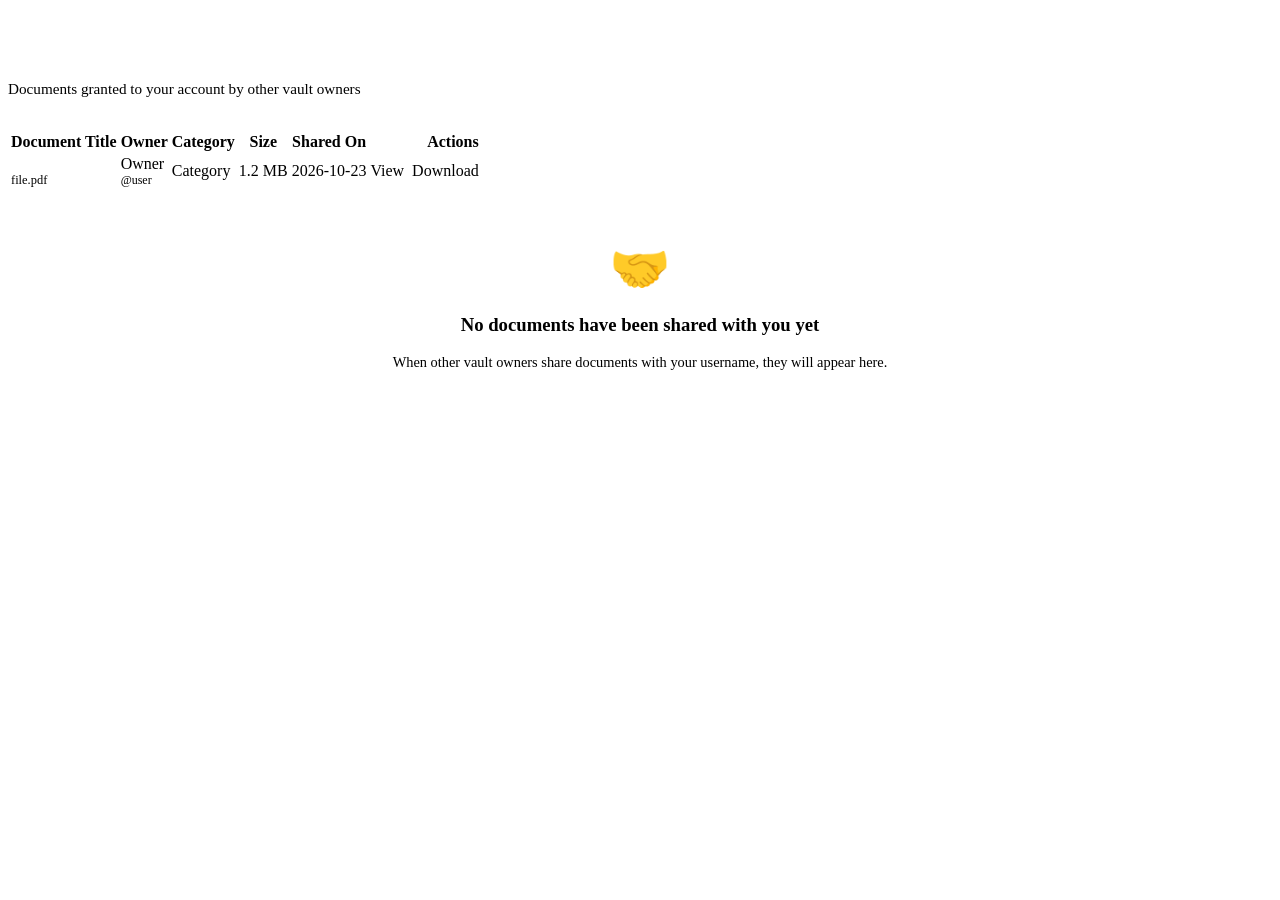
<file: src/main/resources/templates/documents/shared.html>
<!DOCTYPE html>
<html xmlns:th="http://www.thymeleaf.org">
<head>
    <meta charset="UTF-8">
    <meta name="viewport" content="width=device-width, initial-scale=1.0">
    <title>Shared Documents — TrustVault</title>
    <link rel="stylesheet" th:href="@{/css/style.css}">
</head>
<body>
<div th:replace="~{fragments/navbar :: navbar('shared-documents')}"></div>

<main class="main-wrapper">
    <div style="margin-bottom: 2rem;">
        <h1 style="font-size: 2rem; font-weight: 800; color: #fff;">Documents Shared With Me</h1>
        <p style="color: var(--text-secondary); font-size: 0.95rem;">
            Documents granted to your account by other vault owners
        </p>
    </div>

    <div th:if="${errorMessage}" class="alert alert-danger" th:text="${errorMessage}"></div>
    <div th:if="${successMessage}" class="alert alert-success" th:text="${successMessage}"></div>

    <div class="card">
        <div class="table-responsive" th:if="${!documents.isEmpty()}">
            <table>
                <thead>
                    <tr>
                        <th>Document Title</th>
                        <th>Owner</th>
                        <th>Category</th>
                        <th>Size</th>
                        <th>Shared On</th>
                        <th style="text-align: right;">Actions</th>
                    </tr>
                </thead>
                <tbody>
                    <tr th:each="doc : ${documents}">
                        <td>
                            <a th:href="@{'/documents/' + ${doc.id}}" style="color: #fff; font-weight: 600; text-decoration: none;">
                                <span th:text="${doc.title}">Doc Title</span>
                            </a>
                            <div style="font-size: 0.78rem; color: var(--text-muted);" th:text="${doc.originalFilename}">file.pdf</div>
                        </td>
                        <td>
                            <span th:text="${doc.owner.fullName != null ? doc.owner.fullName : doc.owner.username}">Owner</span>
                            <div style="font-size: 0.75rem; color: var(--text-muted);" th:text="'@' + ${doc.owner.username}">@user</div>
                        </td>
                        <td>
                            <span class="badge badge-info" th:text="${doc.category}">Category</span>
                        </td>
                        <td th:text="${doc.getFormattedSize()}">1.2 MB</td>
                        <td style="color: var(--text-secondary);" th:text="${#temporals.format(doc.createdAt, 'yyyy-MM-dd')}">2026-10-23</td>
                        <td style="text-align: right;">
                            <div style="display: inline-flex; gap: 0.5rem;">
                                <a th:href="@{'/documents/' + ${doc.id}}" class="btn btn-secondary btn-sm">View</a>
                                <a th:href="@{'/documents/' + ${doc.id} + '/download'}" class="btn btn-primary btn-sm">Download</a>
                            </div>
                        </td>
                    </tr>
                </tbody>
            </table>
        </div>

        <div th:if="${documents.isEmpty()}" style="text-align: center; padding: 3rem 1rem; color: var(--text-secondary);">
            <div style="font-size: 3rem; margin-bottom: 0.75rem;">🤝</div>
            <h3>No documents have been shared with you yet</h3>
            <p style="margin-top: 0.5rem; font-size: 0.9rem;">When other vault owners share documents with your username, they will appear here.</p>
        </div>
    </div>
</main>

<div th:replace="~{fragments/navbar :: footer}"></div>
<script th:src="@{/js/main.js}"></script>
</body>
</html>
</file>
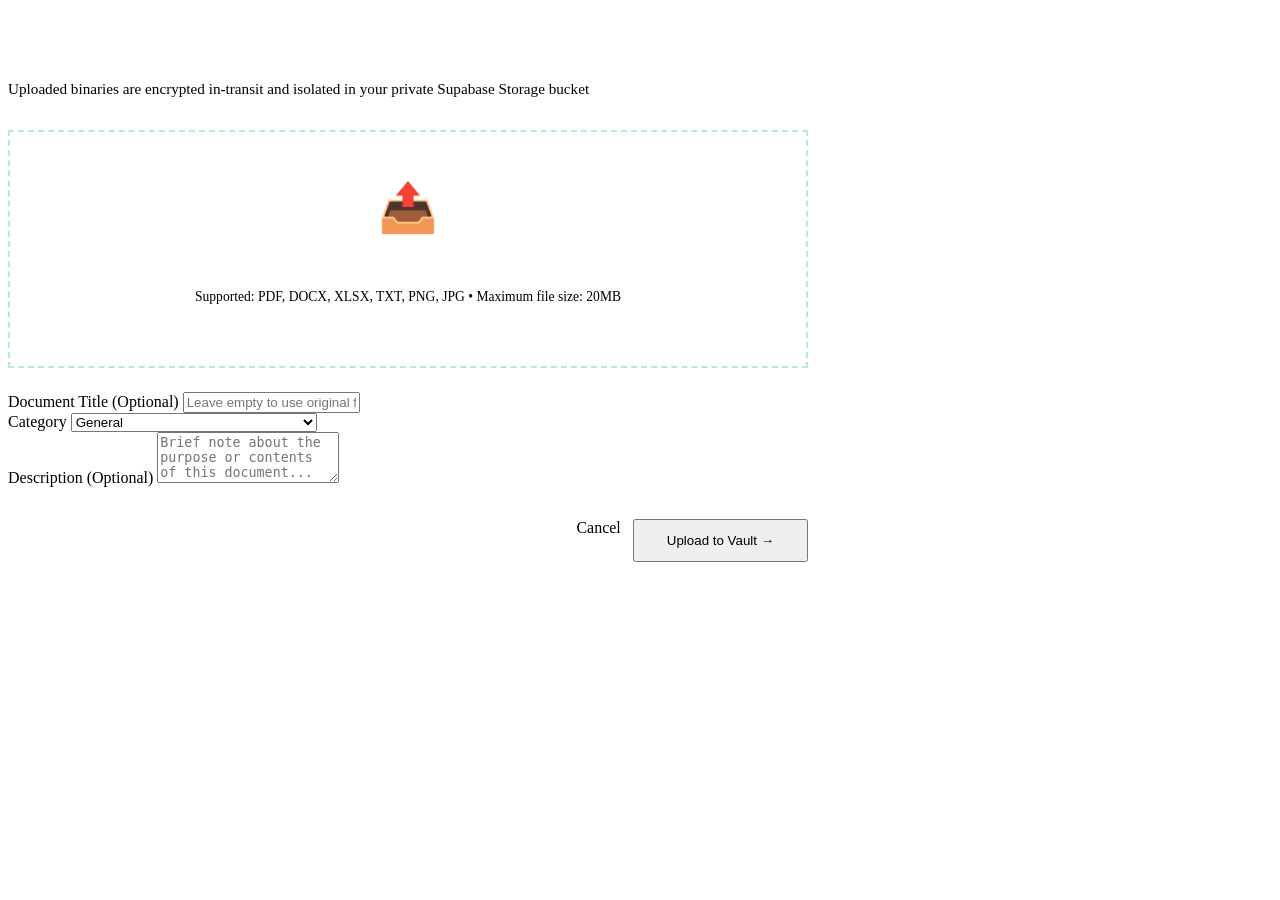
<file: src/main/resources/templates/documents/upload.html>
<!DOCTYPE html>
<html xmlns:th="http://www.thymeleaf.org">
<head>
    <meta charset="UTF-8">
    <meta name="viewport" content="width=device-width, initial-scale=1.0">
    <title>Upload Document — TrustVault</title>
    <link rel="stylesheet" th:href="@{/css/style.css}">
</head>
<body>
<div th:replace="~{fragments/navbar :: navbar('upload')}"></div>

<main class="main-wrapper" style="max-width: 800px;">
    <div style="margin-bottom: 2rem;">
        <h1 style="font-size: 2rem; font-weight: 800; color: #fff;">Upload Confidential Document</h1>
        <p style="color: var(--text-secondary); font-size: 0.95rem;">
            Uploaded binaries are encrypted in-transit and isolated in your private Supabase Storage bucket
        </p>
    </div>

    <div th:if="${errorMessage}" class="alert alert-danger" th:text="${errorMessage}"></div>
    <div th:if="${successMessage}" class="alert alert-success" th:text="${successMessage}"></div>

    <div class="card">
        <form th:action="@{/documents/upload}" method="post" enctype="multipart/form-data">
            <!-- Drag and Drop Area -->
            <div id="dropZone" style="border: 2px dashed rgba(16, 185, 129, 0.3); border-radius: var(--radius-lg); padding: 3rem 2rem; text-align: center; cursor: pointer; transition: var(--transition); margin-bottom: 1.5rem;" onclick="document.getElementById('fileInput').click()">
                <div style="font-size: 3rem; margin-bottom: 0.5rem;">📤</div>
                <h3 style="font-size: 1.15rem; font-weight: 700; color: #fff; margin-bottom: 0.25rem;">
                    Drag and drop file here, or click to browse
                </h3>
                <p style="color: var(--text-secondary); font-size: 0.85rem;">
                    Supported: PDF, DOCX, XLSX, TXT, PNG, JPG &bull; Maximum file size: 20MB
                </p>
                
                <input type="file" id="fileInput" name="file" required style="display: none;" accept=".pdf,.docx,.xlsx,.txt,.png,.jpg,.jpeg">

                <!-- Selected file preview -->
                <div id="fileInfo" style="display: none; margin-top: 1.25rem; background: rgba(16, 185, 129, 0.15); border: 1px solid var(--border-color); padding: 0.75rem 1rem; border-radius: var(--radius-md); text-align: left;">
                    <div style="font-weight: 600; color: var(--emerald-light);" id="fileName">file.pdf</div>
                    <div style="font-size: 0.8rem; color: var(--text-secondary);" id="fileSize">1.2 MB</div>
                </div>
            </div>

            <div class="form-group">
                <label for="title">Document Title (Optional)</label>
                <input type="text" id="title" name="title" placeholder="Leave empty to use original file name">
            </div>

            <div class="form-group">
                <label for="category">Category</label>
                <select id="category" name="category">
                    <option value="General" selected>General</option>
                    <option value="Financial">Financial (Invoices, Tax, Banking)</option>
                    <option value="Legal">Legal (Contracts, Agreements, NDAs)</option>
                    <option value="Identification">Identification (Passports, ID Cards)</option>
                    <option value="Medical">Medical Records</option>
                    <option value="Confidential">Confidential / Proprietary</option>
                </select>
            </div>

            <div class="form-group">
                <label for="description">Description (Optional)</label>
                <textarea id="description" name="description" rows="3" placeholder="Brief note about the purpose or contents of this document..."></textarea>
            </div>

            <div style="display: flex; justify-content: flex-end; gap: 0.75rem; margin-top: 2rem;">
                <a th:href="@{/documents}" class="btn btn-secondary">Cancel</a>
                <button type="submit" class="btn btn-primary" style="padding: 0.75rem 2rem;">
                    Upload to Vault &rarr;
                </button>
            </div>
        </form>
    </div>
</main>

<div th:replace="~{fragments/navbar :: footer}"></div>
<script th:src="@{/js/main.js}"></script>
</body>
</html>
</file>
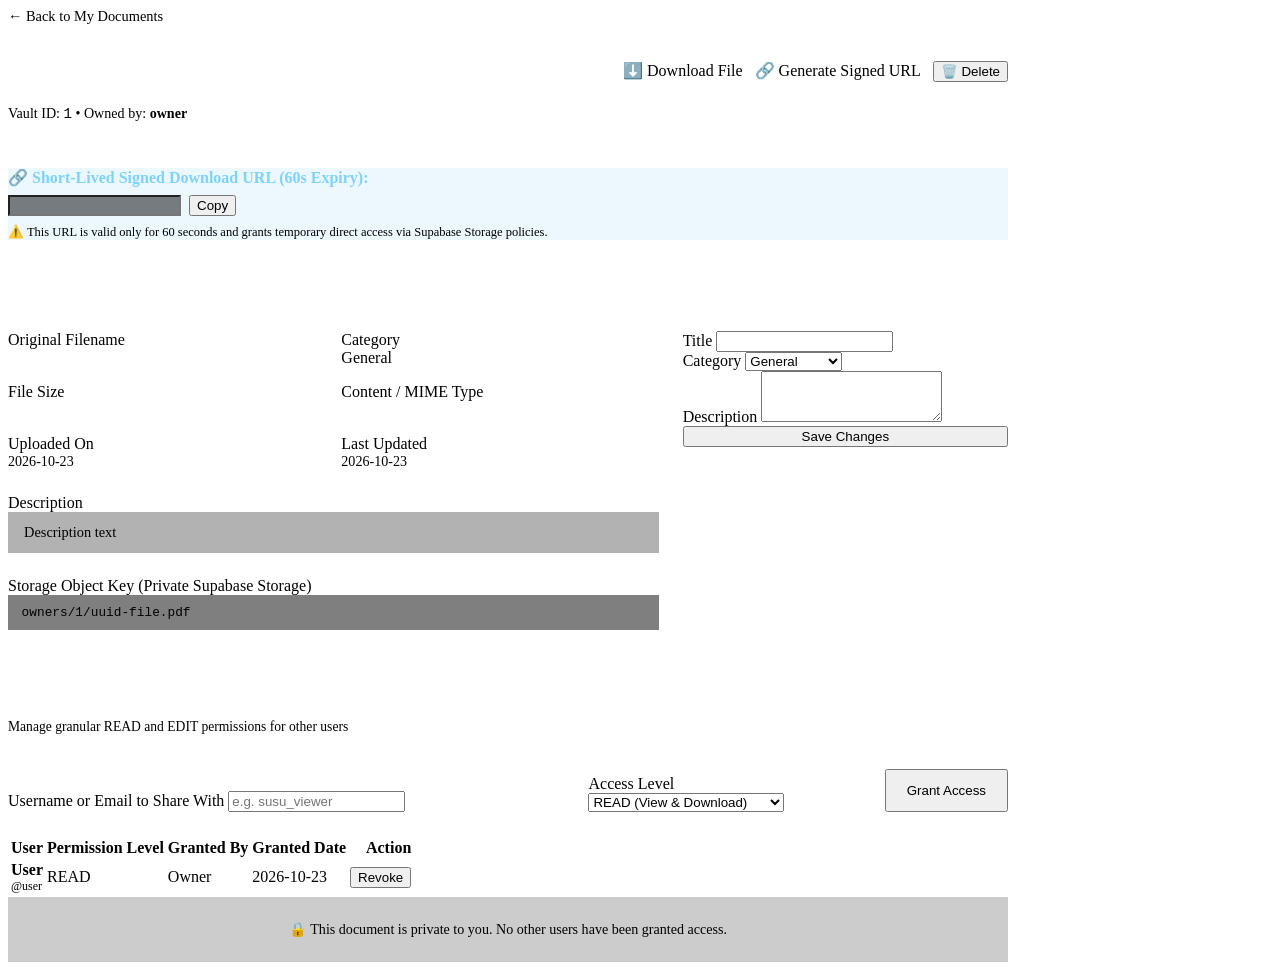
<file: src/main/resources/templates/documents/view.html>
<!DOCTYPE html>
<html xmlns:th="http://www.thymeleaf.org" xmlns:sec="http://www.thymeleaf.org/extras/spring-security">
<head>
    <meta charset="UTF-8">
    <meta name="viewport" content="width=device-width, initial-scale=1.0">
    <title th:text="${document.title} + ' — TrustVault'">Document Details</title>
    <link rel="stylesheet" th:href="@{/css/style.css}">
</head>
<body>
<div th:replace="~{fragments/navbar :: navbar('documents')}"></div>

<main class="main-wrapper" style="max-width: 1000px;">
    <div style="display: flex; justify-content: space-between; align-items: center; flex-wrap: wrap; gap: 1rem; margin-bottom: 2rem;">
        <div>
            <div style="display: flex; align-items: center; gap: 0.5rem; margin-bottom: 0.25rem;">
                <a th:href="@{/documents}" style="color: var(--text-secondary); text-decoration: none; font-size: 0.9rem;">&larr; Back to My Documents</a>
            </div>
            <h1 style="font-size: 2rem; font-weight: 800; color: #fff;" th:text="${document.title}">Document Title</h1>
            <p style="color: var(--text-secondary); font-size: 0.88rem;">
                Vault ID: <span style="font-family: monospace;" th:text="${document.id}">1</span> &bull; 
                Owned by: <strong th:text="${document.owner.username}">owner</strong>
            </p>
        </div>

        <div style="display: flex; gap: 0.75rem;">
            <a th:href="@{'/documents/' + ${document.id} + '/download'}" class="btn btn-primary" title="Stream Download File">
                ⬇️ Download File
            </a>
            <a th:href="@{'/documents/' + ${document.id} + '/signed-url'}" class="btn btn-secondary" title="Generate Signed Supabase Storage URL">
                🔗 Generate Signed URL
            </a>
            <form th:if="${canDelete}" th:action="@{'/documents/' + ${document.id} + '/delete'}" method="post" onsubmit="return confirm('Are you sure you want to permanently delete this document and remove its binary from storage?');" style="display: inline;">
                <button type="submit" class="btn btn-danger">🗑️ Delete</button>
            </form>
        </div>
    </div>

    <div th:if="${errorMessage}" class="alert alert-danger" th:text="${errorMessage}"></div>
    <div th:if="${successMessage}" class="alert alert-success" th:text="${successMessage}"></div>

    <!-- Signed URL Notification Banner -->
    <div th:if="${signedUrl}" class="card" style="margin-bottom: 2rem; border-color: rgba(14, 165, 233, 0.4); background: rgba(14, 165, 233, 0.08);">
        <h4 style="color: #7dd3fc; margin-bottom: 0.5rem;">🔗 Short-Lived Signed Download URL (60s Expiry):</h4>
        <div style="display: flex; gap: 0.5rem; align-items: center;">
            <input type="text" id="signedUrlInput" th:value="${signedUrl}" readonly style="background: rgba(0,0,0,0.5); font-family: monospace; font-size: 0.85rem;">
            <button type="button" id="copyBtn" class="btn btn-secondary btn-sm" onclick="copyToClipboard(document.getElementById('signedUrlInput').value, 'copyBtn')">
                Copy
            </button>
        </div>
        <p style="font-size: 0.78rem; color: var(--text-secondary); margin-top: 0.5rem;">
            ⚠️ This URL is valid only for 60 seconds and grants temporary direct access via Supabase Storage policies.
        </p>
    </div>

    <div style="display: grid; grid-template-columns: 2fr 1fr; gap: 1.5rem; margin-bottom: 2rem;">
        <!-- Metadata Overview Card -->
        <div class="card">
            <h3 style="font-size: 1.15rem; font-weight: 700; color: #fff; margin-bottom: 1.25rem;">Document Metadata</h3>
            
            <div style="display: grid; grid-template-columns: 1fr 1fr; gap: 1rem; margin-bottom: 1.5rem;">
                <div>
                    <label>Original Filename</label>
                    <div style="color: #fff; font-family: monospace; font-size: 0.9rem;" th:text="${document.originalFilename}">filename.pdf</div>
                </div>
                <div>
                    <label>Category</label>
                    <div><span class="badge badge-success" th:text="${document.category}">General</span></div>
                </div>
                <div>
                    <label>File Size</label>
                    <div style="color: #fff; font-weight: 600;" th:text="${document.getFormattedSize()}">1.2 MB</div>
                </div>
                <div>
                    <label>Content / MIME Type</label>
                    <div style="color: #fff; font-family: monospace; font-size: 0.85rem;" th:text="${document.contentType}">application/pdf</div>
                </div>
                <div>
                    <label>Uploaded On</label>
                    <div style="color: var(--text-secondary); font-size: 0.88rem;" th:text="${#temporals.format(document.createdAt, 'yyyy-MM-dd HH:mm:ss')}">2026-10-23</div>
                </div>
                <div>
                    <label>Last Updated</label>
                    <div style="color: var(--text-secondary); font-size: 0.88rem;" th:text="${#temporals.format(document.updatedAt, 'yyyy-MM-dd HH:mm:ss')}">2026-10-23</div>
                </div>
            </div>

            <div style="margin-bottom: 1.5rem;">
                <label>Description</label>
                <div style="background: rgba(0,0,0,0.3); padding: 0.75rem 1rem; border-radius: var(--radius-sm); color: var(--text-secondary); font-size: 0.9rem;" th:text="${document.description != null && !document.description.isBlank() ? document.description : 'No description provided.'}">
                    Description text
                </div>
            </div>

            <div>
                <label>Storage Object Key (Private Supabase Storage)</label>
                <div style="background: rgba(0,0,0,0.5); padding: 0.6rem 0.85rem; border-radius: var(--radius-sm); font-family: monospace; font-size: 0.8rem; color: var(--emerald-light); word-break: break-all;" th:text="${document.storageObjectKey}">
                    owners/1/uuid-file.pdf
                </div>
            </div>
        </div>

        <!-- Edit Metadata Card (if permitted) -->
        <div class="card" th:if="${canEdit}">
            <h3 style="font-size: 1.15rem; font-weight: 700; color: #fff; margin-bottom: 1.25rem;">Edit Metadata</h3>
            
            <form th:action="@{'/documents/' + ${document.id} + '/edit'}" method="post">
                <div class="form-group">
                    <label for="editTitle">Title</label>
                    <input type="text" id="editTitle" name="title" th:value="${document.title}" required>
                </div>

                <div class="form-group">
                    <label for="editCategory">Category</label>
                    <select id="editCategory" name="category">
                        <option value="General" th:selected="${document.category == 'General'}">General</option>
                        <option value="Financial" th:selected="${document.category == 'Financial'}">Financial</option>
                        <option value="Legal" th:selected="${document.category == 'Legal'}">Legal</option>
                        <option value="Identification" th:selected="${document.category == 'Identification'}">Identification</option>
                        <option value="Medical" th:selected="${document.category == 'Medical'}">Medical</option>
                        <option value="Confidential" th:selected="${document.category == 'Confidential'}">Confidential</option>
                    </select>
                </div>

                <div class="form-group">
                    <label for="editDescription">Description</label>
                    <textarea id="editDescription" name="description" rows="3" th:text="${document.description}"></textarea>
                </div>

                <button type="submit" class="btn btn-primary btn-sm" style="width: 100%;">
                    Save Changes
                </button>
            </form>
        </div>
    </div>

    <!-- Access Grants and Sharing Section (Owner or Admin Only) -->
    <div class="card" th:if="${canShare}">
        <div style="display: flex; justify-content: space-between; align-items: center; margin-bottom: 1.25rem;">
            <div>
                <h3 style="font-size: 1.15rem; font-weight: 700; color: #fff;">Document Access Grants</h3>
                <p style="color: var(--text-secondary); font-size: 0.85rem;">Manage granular READ and EDIT permissions for other users</p>
            </div>
        </div>

        <!-- Share Form -->
        <form th:action="@{'/documents/' + ${document.id} + '/share'}" method="post" style="display: flex; gap: 0.75rem; align-items: flex-end; margin-bottom: 1.5rem; flex-wrap: wrap;">
            <div style="flex: 2; min-width: 200px;">
                <label for="shareUsername">Username or Email to Share With</label>
                <input type="text" id="shareUsername" name="username" required placeholder="e.g. susu_viewer">
            </div>

            <div style="flex: 1; min-width: 140px;">
                <label for="permissionType">Access Level</label>
                <select id="permissionType" name="permissionType">
                    <option value="READ" selected>READ (View & Download)</option>
                    <option value="EDIT">EDIT (Read & Edit Metadata)</option>
                </select>
            </div>

            <div>
                <button type="submit" class="btn btn-primary" style="padding: 0.75rem 1.25rem;">
                    Grant Access
                </button>
            </div>
        </form>

        <!-- Active Permissions Table -->
        <div class="table-responsive" th:if="${!document.permissions.isEmpty()}">
            <table>
                <thead>
                    <tr>
                        <th>User</th>
                        <th>Permission Level</th>
                        <th>Granted By</th>
                        <th>Granted Date</th>
                        <th style="text-align: right;">Action</th>
                    </tr>
                </thead>
                <tbody>
                    <tr th:each="perm : ${document.permissions}">
                        <td>
                            <strong th:text="${perm.grantedUser.fullName != null ? perm.grantedUser.fullName : perm.grantedUser.username}">User</strong>
                            <div style="font-size: 0.75rem; color: var(--text-muted);" th:text="'@' + ${perm.grantedUser.username}">@user</div>
                        </td>
                        <td>
                            <span class="badge" th:classappend="${perm.permissionType.name() == 'EDIT'} ? 'badge-warning' : 'badge-info'" th:text="${perm.permissionType}">READ</span>
                        </td>
                        <td th:text="${perm.grantedBy != null ? perm.grantedBy.username : 'Owner'}">Owner</td>
                        <td style="color: var(--text-secondary);" th:text="${#temporals.format(perm.createdAt, 'yyyy-MM-dd HH:mm')}">2026-10-23</td>
                        <td style="text-align: right;">
                            <form th:action="@{'/documents/' + ${document.id} + '/revoke'}" method="post" style="display: inline;">
                                <input type="hidden" name="targetUserId" th:value="${perm.grantedUser.id}">
                                <button type="submit" class="btn btn-danger btn-sm" onclick="return confirm('Immediately revoke access for this user?');">
                                    Revoke
                                </button>
                            </form>
                        </td>
                    </tr>
                </tbody>
            </table>
        </div>

        <div th:if="${document.permissions.isEmpty()}" style="text-align: center; padding: 1.5rem; color: var(--text-secondary); font-size: 0.88rem; background: rgba(0,0,0,0.2); border-radius: var(--radius-sm);">
            🔒 This document is private to you. No other users have been granted access.
        </div>
    </div>
</main>

<div th:replace="~{fragments/navbar :: footer}"></div>
<script th:src="@{/js/main.js}"></script>
</body>
</html>
</file>
